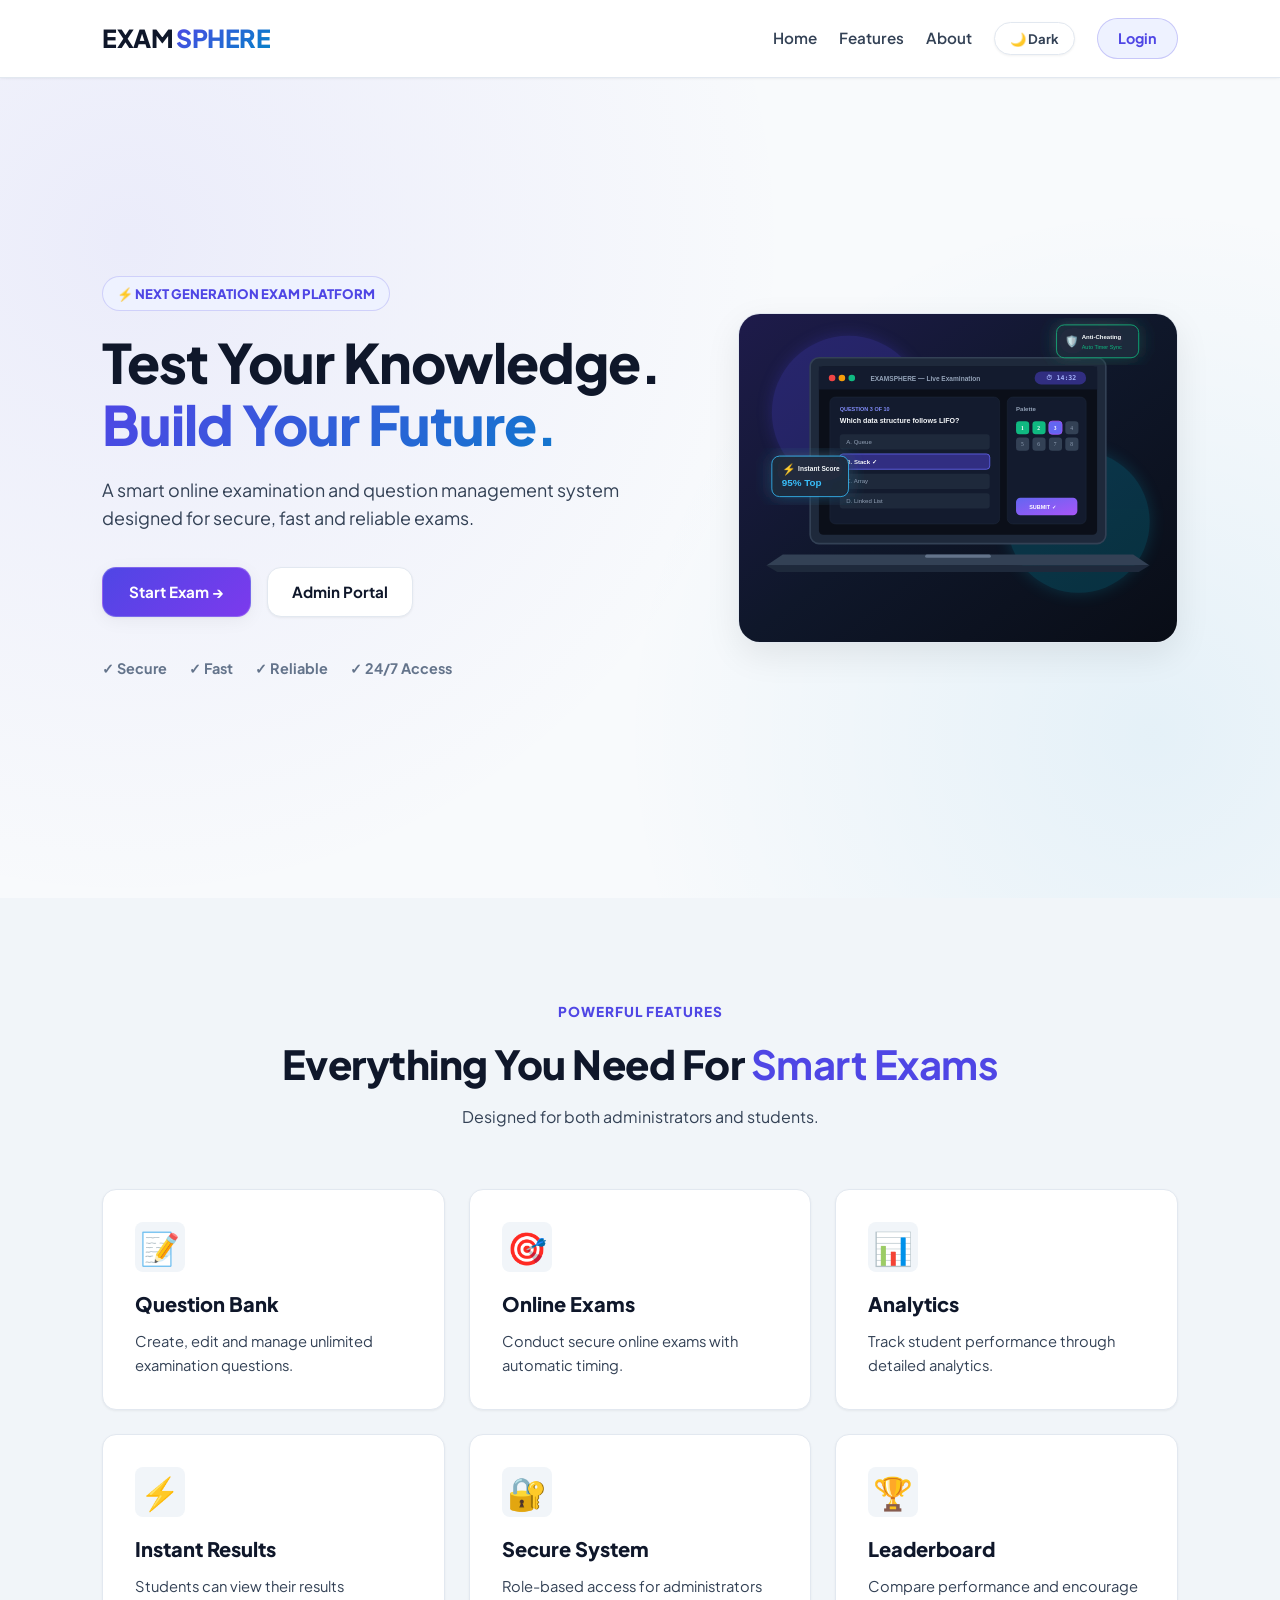
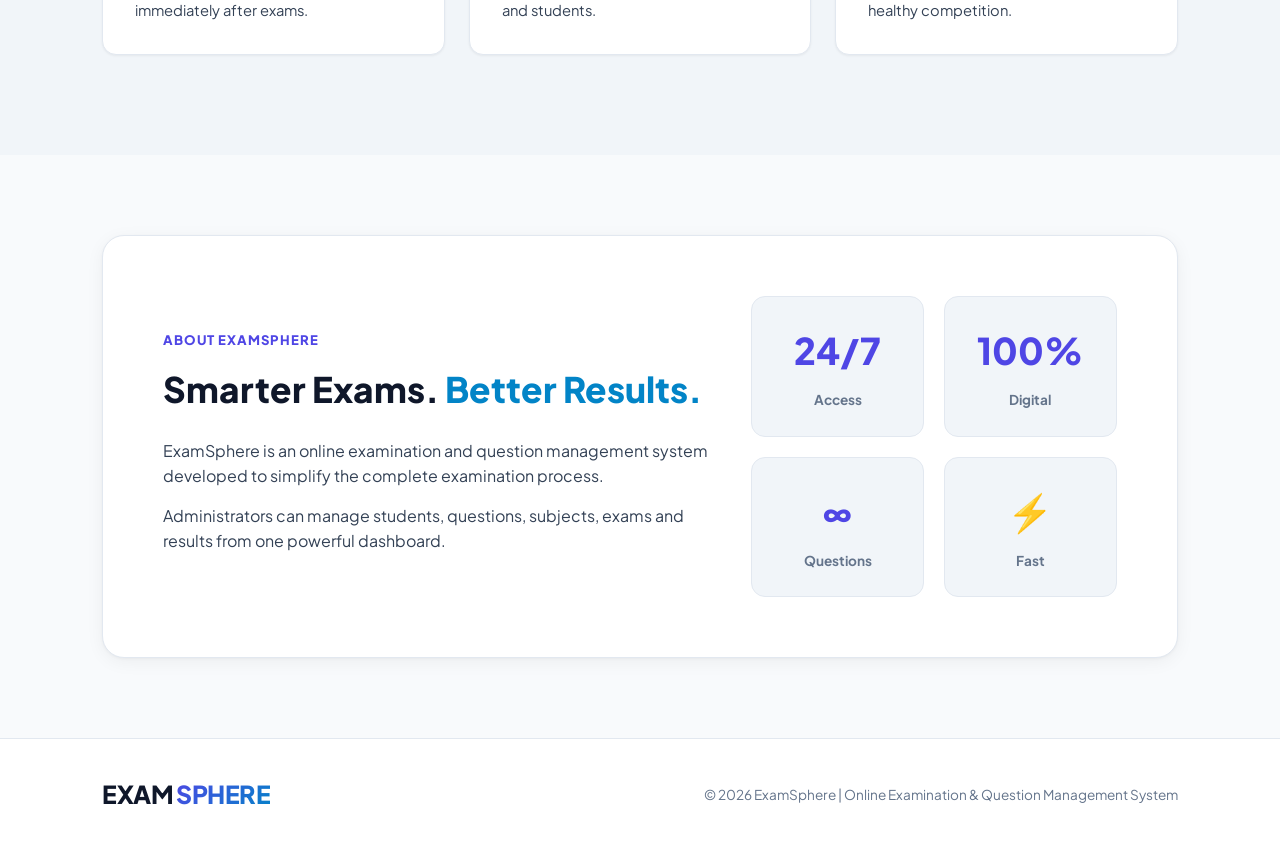
<file: index.html>
<!DOCTYPE html>
<html lang="en">

<head>
    <meta charset="UTF-8">
    <meta name="viewport" content="width=device-width,initial-scale=1.0">
    <title>ExamSphere | Online Examination System</title>

    <link rel="stylesheet" href="css/style.css">
</head>

<body>

<nav class="navbar">

    <div class="logo">
        EXAM<span>SPHERE</span>
    </div>

    <div class="nav-links">
        <a href="#home">Home</a>
        <a href="#features">Features</a>
        <a href="#about">About</a>

        <button class="theme-toggle-btn" onclick="toggleTheme()">🌙 Dark</button>

        <a href="login.html?role=student" class="nav-btn">
            Login
        </a>
    </div>

</nav>


<!-- HERO SECTION -->

<section class="hero" id="home">

    <div class="hero-content">

        <div class="badge">
            ⚡ NEXT GENERATION EXAM PLATFORM
        </div>

        <h1>
            Test Your Knowledge.
            <span>Build Your Future.</span>
        </h1>

        <p>
            A smart online examination and question management
            system designed for secure, fast and reliable exams.
        </p>

        <div class="hero-buttons">

            <a
                href="login.html?role=student"
                class="btn primary">
                Start Exam →
            </a>

            <a
                href="login.html?role=admin"
                class="btn secondary">
                Admin Portal
            </a>

        </div>

        <div class="trust">
            <span>✓ Secure</span>
            <span>✓ Fast</span>
            <span>✓ Reliable</span>
            <span>✓ 24/7 Access</span>
        </div>

    </div>


    <!-- EXAM LAPTOP IMAGE -->

    <div class="hero-dashboard">

        <img
            src="assests/iamge1.png"
            alt="Online Examination on Laptop"
            class="exam-laptop-image"
            onerror="this.onerror=null; this.src='assests/illustration.svg';">

    </div>

</section>



<!-- FEATURES -->

<section class="features" id="features">

    <div class="section-title">

        <span>POWERFUL FEATURES</span>

        <h2>
            Everything You Need For
            <b>Smart Exams</b>
        </h2>

        <p>
            Designed for both administrators and students.
        </p>

    </div>


    <div class="feature-grid">

        <div class="feature-card blue">

            <div>📝</div>

            <h3>Question Bank</h3>

            <p>
                Create, edit and manage unlimited examination questions.
            </p>

        </div>


        <div class="feature-card purple">

            <div>🎯</div>

            <h3>Online Exams</h3>

            <p>
                Conduct secure online exams with automatic timing.
            </p>

        </div>


        <div class="feature-card cyan">

            <div>📊</div>

            <h3>Analytics</h3>

            <p>
                Track student performance through detailed analytics.
            </p>

        </div>


        <div class="feature-card green">

            <div>⚡</div>

            <h3>Instant Results</h3>

            <p>
                Students can view their results immediately after exams.
            </p>

        </div>


        <div class="feature-card pink">

            <div>🔐</div>

            <h3>Secure System</h3>

            <p>
                Role-based access for administrators and students.
            </p>

        </div>


        <div class="feature-card orange">

            <div>🏆</div>

            <h3>Leaderboard</h3>

            <p>
                Compare performance and encourage healthy competition.
            </p>

        </div>

    </div>

</section>



<!-- ABOUT -->

<section class="about" id="about">

    <div class="about-box">

        <div>

            <span class="mini-title">
                ABOUT EXAMSPHERE
            </span>

            <h2>
                Smarter Exams.
                <span>Better Results.</span>
            </h2>

            <p>
                ExamSphere is an online examination and question
                management system developed to simplify the complete
                examination process.
            </p>

            <p>
                Administrators can manage students, questions,
                subjects, exams and results from one powerful dashboard.
            </p>

        </div>


        <div class="about-stats">

            <div>
                <b>24/7</b>
                <span>Access</span>
            </div>

            <div>
                <b>100%</b>
                <span>Digital</span>
            </div>

            <div>
                <b>∞</b>
                <span>Questions</span>
            </div>

            <div>
                <b>⚡</b>
                <span>Fast</span>
            </div>

        </div>

    </div>

</section>



<!-- FOOTER -->

<footer>

    <div class="logo">
        EXAM<span>SPHERE</span>
    </div>

    <p>
        © 2026 ExamSphere |
        Online Examination & Question Management System
    </p>

</footer>


<script src="js/app.js"></script>

</body>
</html>
</file>
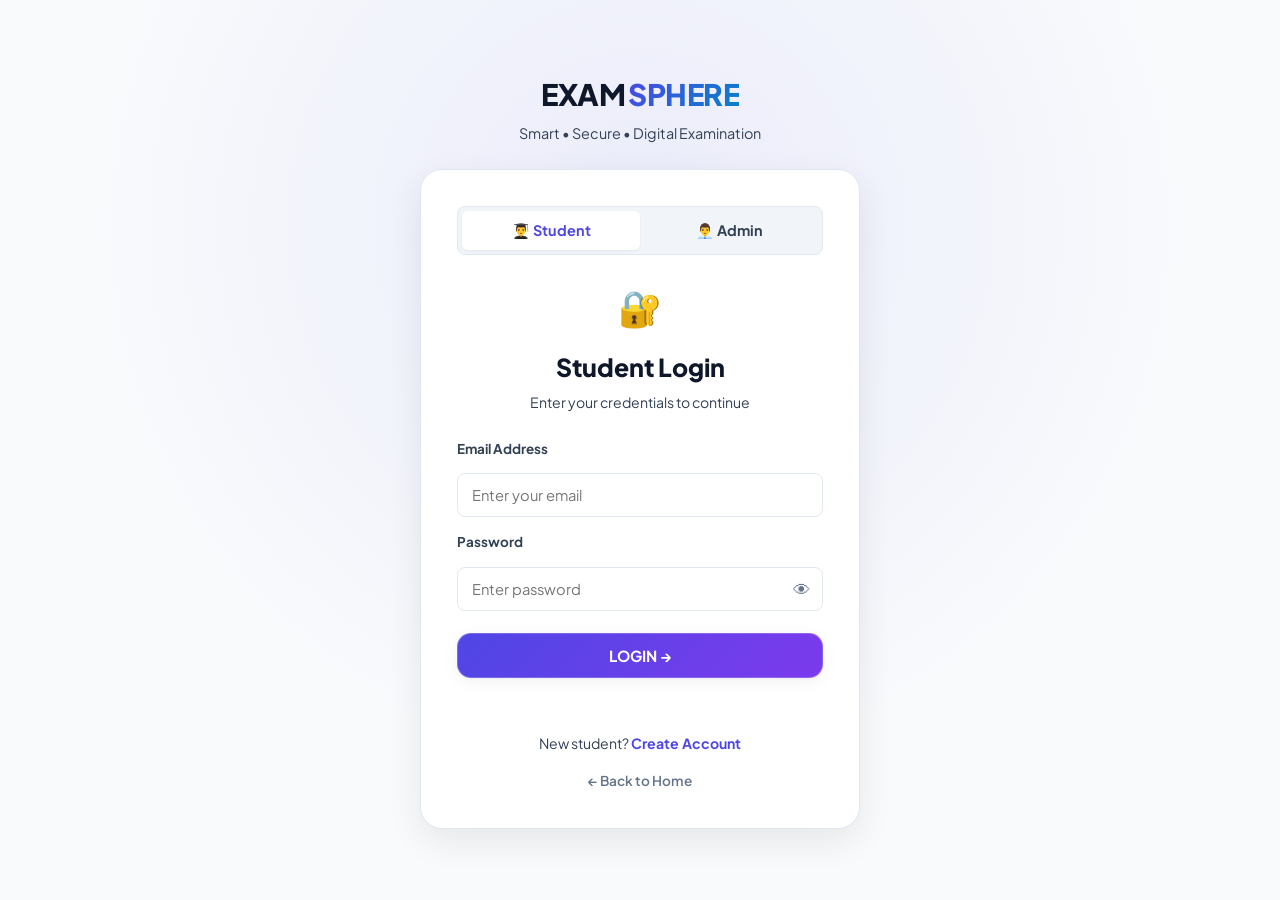
<file: admin.html>
<!DOCTYPE html>
<html lang="en">
<head>
<meta charset="UTF-8">
<meta name="viewport" content="width=device-width,initial-scale=1.0">
<title>Admin Dashboard | ExamSphere Pro</title>
<link rel="stylesheet" href="css/style.css">
</head>

<body class="dashboard-body">

<div class="dashboard-wrapper">

    <!-- SIDEBAR -->
    <aside class="sidebar">

        <div class="sidebar-brand">
            <div class="logo">EXAM<span>SPHERE</span></div>
            <span class="role-badge">ADMIN PORTAL</span>
        </div>

        <nav>
            <button class="active" onclick="showSection('overview')">
                📊 Overview
            </button>
            <button onclick="showSection('students')">
                👨‍🎓 Students
            </button>
            <button onclick="showSection('questions')">
                📝 Question Bank
            </button>
            <button onclick="showSection('subjects')">
                📚 Subjects
            </button>
            <button onclick="showSection('exams')">
                🎯 Exams
            </button>
            <button onclick="showSection('results')">
                🏆 Results
            </button>
            <button onclick="showSection('analytics')">
                📈 Analytics
            </button>
        </nav>

        <div class="sidebar-footer">
            <button class="logout-btn" onclick="logout()">
                🚪 Logout
            </button>
        </div>

    </aside>

    <!-- CONTENT WRAPPER -->
    <div class="dashboard-content">

        <!-- TOPBAR -->
        <header class="topbar">
            <h2 id="pageTitle">Overview</h2>
            <div class="topbar-right">
                <button class="theme-toggle-btn" onclick="toggleTheme()" id="themeToggleBtn">🌙 Dark</button>
                <span class="user-greeting">Welcome, System Administrator</span>
                <a href="index.html" class="nav-btn small">Home</a>
                <button class="btn-sm-danger" onclick="logout()">Logout</button>
            </div>
        </header>

        <main class="dashboard-main">

            <!-- OVERVIEW SECTION -->
            <section id="overview" class="dashboard-section active">

                <div class="section-heading">
                    <div>
                        <span>CONTROL CENTER</span>
                        <h1>Dashboard Overview</h1>
                    </div>
                </div>

                <div class="dashboard-cards">

                    <div class="dash-card blue">
                        <span>👨‍🎓</span>
                        <small>Registered Students</small>
                        <b id="statStudents">0</b>
                    </div>

                    <div class="dash-card purple">
                        <span>📝</span>
                        <small>Question Bank</small>
                        <b id="statQuestions">0</b>
                    </div>

                    <div class="dash-card cyan">
                        <span>🎯</span>
                        <small>Active Exams</small>
                        <b id="statExams">0</b>
                    </div>

                    <div class="dash-card green">
                        <span>🏆</span>
                        <small>Recorded Attempts</small>
                        <b id="statCompleted">0</b>
                    </div>

                </div>

                <div class="dashboard-grid">

                    <div class="panel">

                        <div class="panel-head">
                            <div>
                                <span>EXAM CATALOG</span>
                                <h3>Active Examinations</h3>
                            </div>

                            <button onclick="showSection('exams')">Manage All →</button>
                        </div>

                        <div class="table-wrap">

                            <table>

                                <thead>
                                    <tr>
                                        <th>Exam</th>
                                        <th>Subject</th>
                                        <th>Questions</th>
                                        <th>Marks</th>
                                    </tr>
                                </thead>

                                <tbody id="recentExamsBody">
                                    <tr><td colspan="4">Loading exams...</td></tr>
                                </tbody>

                            </table>

                        </div>

                    </div>

                    <div class="panel performance">

                        <div class="panel-head">
                            <div>
                                <span>PLATFORM PASS RATE</span>
                                <h3>Performance Metric</h3>
                            </div>
                        </div>

                        <div class="circle-chart">
                            <div>
                                <b id="avgScoreCircle">0%</b>
                                <small>Average Passing Score</small>
                            </div>
                        </div>

                    </div>

                </div>

            </section>


            <!-- STUDENTS SECTION -->
            <section id="students" class="dashboard-section">

                <div class="section-heading">
                    <div>
                        <span>USER MANAGEMENT</span>
                        <h1>Enrolled Students</h1>
                    </div>
                </div>

                <div class="panel">

                    <div class="table-wrap">

                        <table>

                            <thead>
                                <tr>
                                    <th>Student Name</th>
                                    <th>Email Address</th>
                                    <th>Status</th>
                                </tr>
                            </thead>

                            <tbody id="studentsBody">
                                <tr><td colspan="3">Loading enrolled students...</td></tr>
                            </tbody>

                        </table>

                    </div>

                </div>

            </section>


            <!-- QUESTION BANK SECTION -->
            <section id="questions" class="dashboard-section">

                <div class="section-heading">
                    <div>
                        <span>EXAMINATION QUESTIONS</span>
                        <h1>Question Repository</h1>
                    </div>

                    <div class="section-heading-actions">
                        <button class="btn-outline-sm" onclick="exportQuestions()">
                            📤 Export JSON
                        </button>
                        <label class="btn-outline-sm" style="cursor:pointer;">
                            📥 Import JSON
                            <input type="file" id="importFileInput" accept=".json" style="display:none;" onchange="importQuestionsFromFile(event)">
                        </label>
                        <button class="gradient-btn" onclick="openModal('questionModal')">
                            + Add Question
                        </button>
                    </div>
                </div>

                <!-- QUESTION BANK METRICS -->
                <div class="q-metrics-row">
                    <div class="q-metric-card easy">
                        <span>🟢</span>
                        <b id="metricEasy">0</b>
                        <small>Easy</small>
                    </div>
                    <div class="q-metric-card medium">
                        <span>🟡</span>
                        <b id="metricMedium">0</b>
                        <small>Medium</small>
                    </div>
                    <div class="q-metric-card hard">
                        <span>🔴</span>
                        <b id="metricHard">0</b>
                        <small>Hard</small>
                    </div>
                    <div class="q-metric-card total">
                        <span>📝</span>
                        <b id="metricTotal">0</b>
                        <small>Total</small>
                    </div>
                </div>

                <!-- QUESTION SEARCH & FILTER -->
                <div class="exam-filter-toolbar">
                    <div class="search-input-box">
                        <span>🔍</span>
                        <input type="text" id="adminQuestionSearch" placeholder="Search questions..." oninput="filterAdminQuestions()">
                    </div>
                    <select id="adminQuestionSubjectFilter" onchange="filterAdminQuestions()" class="select-filter">
                        <option value="all">All Subjects</option>
                    </select>
                    <select id="adminQuestionDiffFilter" onchange="filterAdminQuestions()" class="select-filter">
                        <option value="all">All Difficulty</option>
                        <option value="Easy">Easy</option>
                        <option value="Medium">Medium</option>
                        <option value="Hard">Hard</option>
                    </select>
                </div>

                <div class="question-grid" id="questionGrid">
                    <p class="text-muted">Loading question bank...</p>
                </div>

            </section>


            <!-- SUBJECTS SECTION -->
            <section id="subjects" class="dashboard-section">

                <div class="section-heading">
                    <div>
                        <span>CURRICULUM</span>
                        <h1>Subject Disciplines</h1>
                    </div>

                    <button class="gradient-btn" onclick="openModal('subjectModal')">
                        + Add Subject
                    </button>
                </div>

                <div class="subject-grid" id="subjectGrid">
                    <p class="text-muted">Loading subject areas...</p>
                </div>

            </section>


            <!-- EXAMS SECTION -->
            <section id="exams" class="dashboard-section">

                <div class="section-heading">
                    <div>
                        <span>EXAMINATION MANAGEMENT</span>
                        <h1>Configured Exams</h1>
                    </div>

                    <button class="gradient-btn" onclick="openModal('examModal')">
                        + Create Exam
                    </button>
                </div>

                <div class="exam-admin-grid" id="examAdminGrid">
                    <p class="text-muted">Loading examinations...</p>
                </div>

            </section>


            <!-- RESULTS SECTION -->
            <section id="results" class="dashboard-section">

                <div class="section-heading">
                    <div>
                        <span>EVALUATION LOGS</span>
                        <h1>Student Results</h1>
                    </div>
                </div>

                <div class="dashboard-cards">

                    <div class="dash-card blue">
                        <small>Total Attempts</small>
                        <b id="statTotalAttempts">0</b>
                    </div>

                    <div class="dash-card green">
                        <small>Passed (>= 40%)</small>
                        <b id="statPassed">0</b>
                    </div>

                    <div class="dash-card pink">
                        <small>Average Score</small>
                        <b id="statAvgScore">0%</b>
                    </div>

                    <div class="dash-card purple">
                        <small>Top Score</small>
                        <b id="statTopScore">0%</b>
                    </div>

                </div>

                <div class="panel">

                    <div class="panel-head">
                        <h3>All Recorded Submissions</h3>
                    </div>

                    <div class="table-wrap">

                        <table>

                            <thead>
                                <tr>
                                    <th>Student</th>
                                    <th>Exam</th>
                                    <th>Score</th>
                                    <th>Percentage</th>
                                    <th>Result</th>
                                </tr>
                            </thead>

                            <tbody id="resultsBody">
                                <tr><td colspan="5">Loading submissions...</td></tr>
                            </tbody>

                        </table>

                    </div>

                </div>

            </section>


            <!-- ANALYTICS SECTION -->
            <section id="analytics" class="dashboard-section">

                <div class="section-heading">
                    <div>
                        <span>STATISTICAL INSIGHTS</span>
                        <h1>Platform Analytics</h1>
                    </div>
                </div>

                <div class="analytics-grid">

                    <div class="analytics-card">
                        <span>Average Score (All Attempts)</span>
                        <b id="analyticsAvg">0%</b>
                        <div class="big-progress"><i id="analyticsAvgBar" style="width:0%"></i></div>
                    </div>

                    <div class="analytics-card">
                        <span>Examination Passing Rate</span>
                        <b id="analyticsPassRate" style="color: #10b981;">0%</b>
                        <div class="big-progress"><i id="analyticsPassBar" style="width:0%; background: linear-gradient(90deg, #10b981, #06b6d4);"></i></div>
                    </div>

                </div>

            </section>

        </main>

    </div>

</div>


<!-- MODAL 1: ADD QUESTION -->
<div id="questionModal" class="modal">
    <div class="modal-box">

        <button class="close" onclick="closeModal('questionModal')">×</button>

        <h2>Add New Question</h2>

        <form id="questionForm" onsubmit="handleAddQuestion(event)">

            <label>Subject Discipline</label>
            <select id="questionSubjectSelect" required></select>

            <label>Question Statement</label>
            <input id="questionText" placeholder="Enter full question text" required>

            <label>Option A</label>
            <input id="optionA" placeholder="Option A text" required>

            <label>Option B</label>
            <input id="optionB" placeholder="Option B text" required>

            <label>Option C</label>
            <input id="optionC" placeholder="Option C text" required>

            <label>Option D</label>
            <input id="optionD" placeholder="Option D text" required>

            <label>Correct Answer</label>
            <select id="correctAnswer" required>
                <option value="">Select Correct Option</option>
                <option value="A">Option A</option>
                <option value="B">Option B</option>
                <option value="C">Option C</option>
                <option value="D">Option D</option>
            </select>

            <label>Marks Weightage</label>
            <input id="questionMarks" type="number" min="1" value="1" placeholder="Marks" required>

            <label>Difficulty Level</label>
            <select id="questionDifficulty">
                <option value="Easy">Easy</option>
                <option value="Medium" selected>Medium</option>
                <option value="Hard">Hard</option>
            </select>

            <label>Solution / Explanation (Optional)</label>
            <input id="questionExplanation" placeholder="Brief explanation of why this answer is correct">

            <button class="gradient-btn" type="submit">Save Question to Bank</button>

        </form>

        <p id="questionMsg" class="login-msg"></p>

    </div>
</div>


<!-- MODAL 2: ADD SUBJECT -->
<div id="subjectModal" class="modal">
    <div class="modal-box">

        <button class="close" onclick="closeModal('subjectModal')">×</button>

        <h2>Add New Subject</h2>

        <form onsubmit="handleAddSubject(event)">

            <label>Subject Name</label>
            <input id="newSubjectName" placeholder="e.g. Artificial Intelligence" required>

            <button class="gradient-btn" type="submit">Save Subject</button>

        </form>

        <p id="subjectMsg" class="login-msg"></p>

    </div>
</div>


<!-- MODAL 3: CREATE EXAM -->
<div id="examModal" class="modal">
    <div class="modal-box">

        <button class="close" onclick="closeModal('examModal')">×</button>

        <h2>Create New Examination</h2>

        <form id="examForm" onsubmit="handleCreateExam(event)">

            <label>Exam Title</label>
            <input id="examName" placeholder="e.g. Full-Stack Web Exam" required>

            <label>Subject</label>
            <select id="examSubjectSelect" required></select>

            <label>Difficulty Tier</label>
            <select id="examDifficulty">
                <option value="Beginner">Beginner</option>
                <option value="Intermediate" selected>Intermediate</option>
                <option value="Advanced">Advanced</option>
            </select>

            <label>Number of Questions</label>
            <input id="examNumQuestions" type="number" min="1" value="8" placeholder="Number of Questions" required>

            <label>Total Marks</label>
            <input id="examTotalMarks" type="number" min="1" value="8" placeholder="Total Marks" required>

            <label>Duration (Minutes)</label>
            <input id="examDuration" type="number" min="1" value="15" placeholder="Duration in Minutes" required>

            <button class="gradient-btn" type="submit">Publish Examination</button>

        </form>

        <p id="examMsg" class="login-msg"></p>

    </div>
</div>



<!-- MODAL 4: EDIT QUESTION -->
<div id="editQuestionModal" class="modal">
    <div class="modal-box">

        <button class="close" onclick="closeModal('editQuestionModal')">×</button>

        <h2>✏️ Edit Question</h2>

        <form id="editQuestionForm" onsubmit="handleEditQuestion(event)">

            <input type="hidden" id="editQuestionId">

            <label>Subject Discipline</label>
            <select id="editQuestionSubject" required></select>

            <label>Question Statement</label>
            <input id="editQuestionText" placeholder="Enter full question text" required>

            <label>Option A</label>
            <input id="editOptionA" placeholder="Option A text" required>

            <label>Option B</label>
            <input id="editOptionB" placeholder="Option B text" required>

            <label>Option C</label>
            <input id="editOptionC" placeholder="Option C text" required>

            <label>Option D</label>
            <input id="editOptionD" placeholder="Option D text" required>

            <label>Correct Answer</label>
            <select id="editCorrectAnswer" required>
                <option value="">Select Correct Option</option>
                <option value="A">Option A</option>
                <option value="B">Option B</option>
                <option value="C">Option C</option>
                <option value="D">Option D</option>
            </select>

            <label>Marks Weightage</label>
            <input id="editQuestionMarks" type="number" min="1" value="1" placeholder="Marks" required>

            <label>Difficulty Level</label>
            <select id="editQuestionDifficulty">
                <option value="Easy">Easy</option>
                <option value="Medium" selected>Medium</option>
                <option value="Hard">Hard</option>
            </select>

            <label>Solution / Explanation (Optional)</label>
            <input id="editQuestionExplanation" placeholder="Brief explanation">

            <button class="gradient-btn" type="submit">💾 Save Changes</button>

        </form>

        <p id="editQuestionMsg" class="login-msg"></p>

    </div>
</div>


<script src="js/api.js"></script>
<script src="js/app.js"></script>
<script>
    requireRole("admin");
</script>
<script src="js/admin.js"></script>

</body>
</html>
</file>
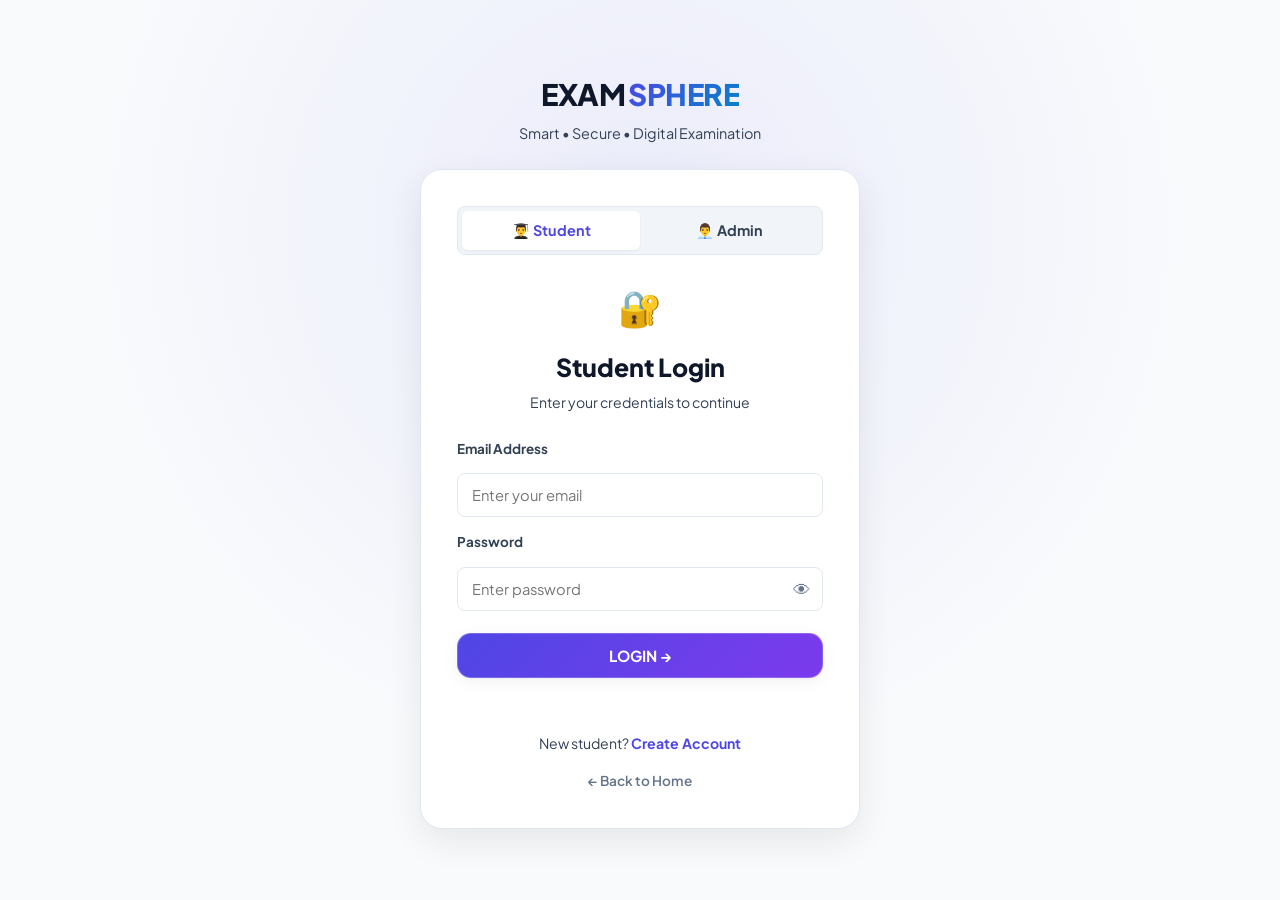
<file: exam.html>
<!DOCTYPE html>
<html lang="en">
<head>
<meta charset="UTF-8">
<meta name="viewport" content="width=device-width,initial-scale=1.0">
<title>Live Examination | ExamSphere Pro</title>
<link rel="stylesheet" href="css/style.css">
</head>

<body class="exam-body">

<!-- TOPBAR -->
<header class="exam-topbar">

    <div class="logo">EXAM<span>SPHERE</span></div>

    <div class="exam-header-center">
        <span class="subject-pill" id="examSubjectLabel">SUBJECT</span>
        <b id="examTitle" class="exam-header-title">Online Examination</b>
    </div>

    <div class="exam-topbar-controls">
        <button class="theme-toggle-btn" onclick="toggleTheme()" id="themeToggleBtn">🌙 Dark</button>
        <button class="btn-fullscreen" onclick="toggleFullscreen()" title="Toggle Fullscreen">
            ⛶ Fullscreen
        </button>

        <div class="exam-timer" id="timerBadge">
            ⏱ <span id="timer">--:--</span>
        </div>
    </div>

</header>


<!-- MAIN EXAM LAYOUT -->
<main class="exam-layout">

    <!-- LEFT: QUESTION AREA -->
    <section class="question-area">

        <div class="question-header">
            <div>
                <span id="questionPosition" class="q-pos-badge">QUESTION 1 OF 1</span>
                <h2 id="examSubjectHeading" class="exam-title-sub">Exam</h2>
            </div>
            <div class="question-mark-info">
                <span class="badge-positive" id="questionMarksBadge">+1 Mark</span>
            </div>
        </div>

        <!-- DYNAMIC QUESTION CONTENT CARD -->
        <div class="question-card" id="questionCard">
            <div class="loading-spinner">
                <p>Loading examination questions...</p>
            </div>
        </div>

        <!-- QUESTION ACTIONS (REVIEW & CLEAR) -->
        <div class="question-tool-actions">
            <button class="btn-tool flag-btn" id="flagBtn" onclick="toggleMarkForReview()">
                🚩 Mark for Review
            </button>
            <button class="btn-tool clear-btn" onclick="clearAnswer()">
                ↺ Clear Selection
            </button>
        </div>

        <!-- NAVIGATION -->
        <div class="question-navigation">
            <button class="nav-question" id="prevBtn" onclick="goPrevious()">
                ← Previous
            </button>

            <div class="q-numbers" id="qNumbers"></div>

            <button class="nav-question primary-nav" id="nextBtn" onclick="goNext()">
                Save & Next →
            </button>
        </div>

    </section>


    <!-- RIGHT: EXAM SIDEBAR & PALETTE -->
    <aside class="exam-sidebar">

        <div class="exam-summary">
            <span>EXAM PROGRESS</span>
            <div class="exam-progress-circle">
                <b id="progressPct">0%</b>
            </div>
            <p id="progressText">0 of 0 answered</p>
        </div>

        <div class="palette">
            <div class="palette-head">
                <h3>Question Palette</h3>
            </div>

            <div class="palette-grid" id="paletteGrid"></div>

            <div class="legend-box">
                <div class="legend-item"><span class="legend-dot answered"></span> Answered</div>
                <div class="legend-item"><span class="legend-dot unattempted"></span> Not Answered</div>
                <div class="legend-item"><span class="legend-dot current"></span> Current Question</div>
                <div class="legend-item"><span class="legend-dot flagged"></span> Marked for Review</div>
                <div class="legend-item"><span class="legend-dot answered-flagged"></span> Answered & Review</div>
            </div>
        </div>

        <button class="submit-exam" onclick="openSubmitModal()">
            SUBMIT EXAMINATION ✓
        </button>

    </aside>

</main>


<!-- SUBMISSION CONFIRMATION MODAL -->
<div id="submitConfirmModal" class="modal">
    <div class="modal-box confirm-modal-box">
        <button class="close" onclick="closeSubmitModal()">×</button>

        <div class="confirm-modal-header">
            <div class="modal-icon-badge">📋</div>
            <h2>Submit Examination?</h2>
            <p class="text-muted">Review your attempt summary before final submission.</p>
        </div>

        <div class="summary-stat-grid">
            <div class="summary-box">
                <small>Total Questions</small>
                <b id="modalTotalQ">0</b>
            </div>
            <div class="summary-box green">
                <small>Answered</small>
                <b id="modalAnsweredQ">0</b>
            </div>
            <div class="summary-box orange">
                <small>Unanswered</small>
                <b id="modalUnansweredQ">0</b>
            </div>
            <div class="summary-box purple">
                <small>Marked for Review</small>
                <b id="modalFlaggedQ">0</b>
            </div>
        </div>

        <div class="confirm-modal-actions">
            <button class="btn secondary" onclick="closeSubmitModal()">
                ← Continue Test
            </button>
            <button class="gradient-btn" onclick="confirmFinalSubmit()">
                Confirm & Submit Test ✓
            </button>
        </div>
    </div>
</div>


<script src="js/api.js"></script>
<script src="js/app.js"></script>
<script src="js/exam.js"></script>

</body>
</html>
</file>
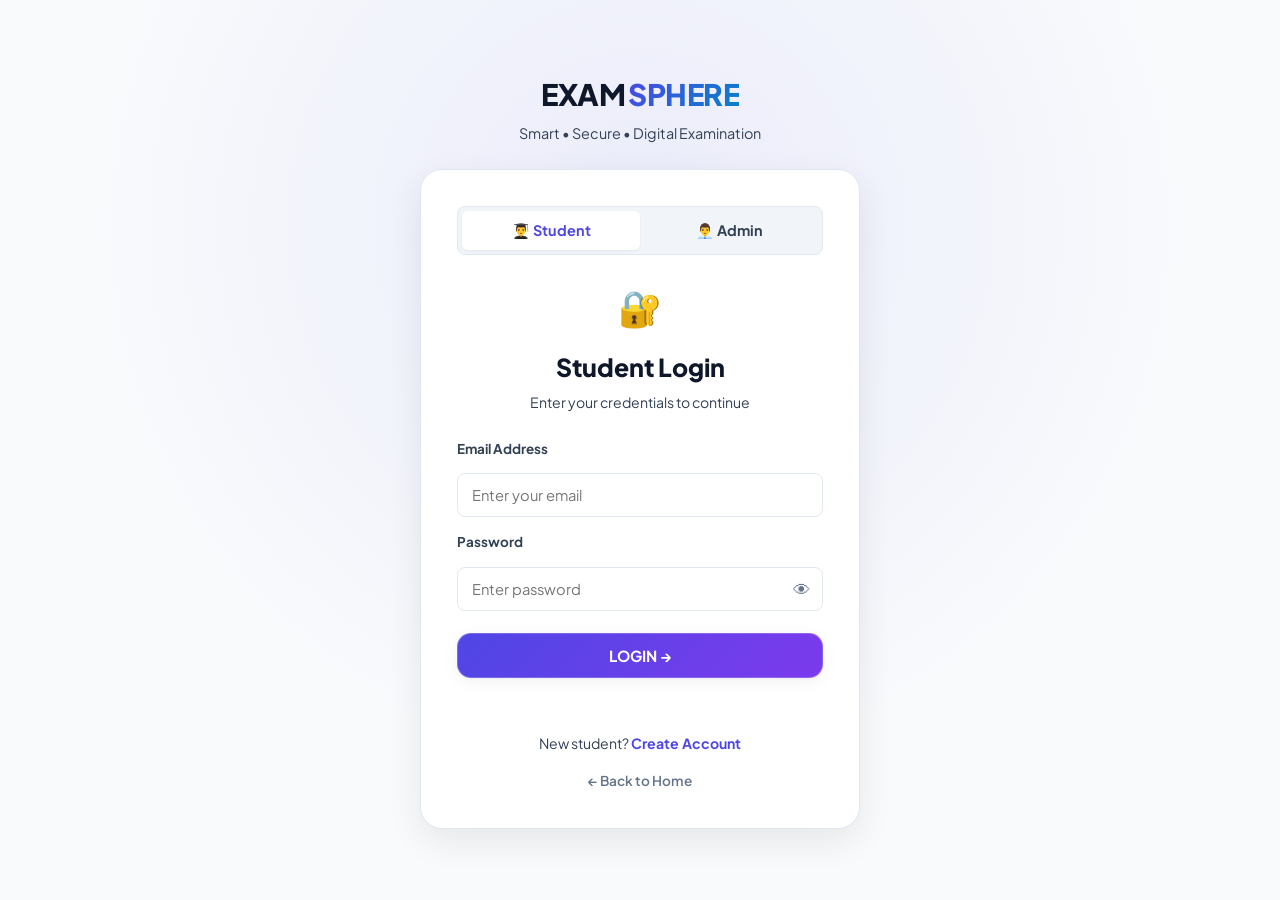
<file: login.html>
<!DOCTYPE html>
<html lang="en">

<head>
    <meta charset="UTF-8">
    <meta name="viewport" content="width=device-width, initial-scale=1.0">

    <title>Login | ExamSphere</title>

    <link rel="stylesheet" href="css/style.css">
</head>

<body class="auth-body">

    <!-- MAIN AUTH CONTAINER -->
    <div class="auth-container">

        <!-- BRAND -->
        <div class="auth-brand">
            <div class="logo">
                EXAM<span>SPHERE</span>
            </div>

            <p>Smart • Secure • Digital Examination</p>
        </div>


        <!-- LOGIN BOX -->
        <div class="auth-box">

            <!-- STUDENT / ADMIN TABS -->
            <div class="role-tabs">

                <button
                    id="studentTab"
                    class="active"
                    type="button"
                    onclick="setRole('student')">
                    👨‍🎓 Student
                </button>

                <button
                    id="adminTab"
                    type="button"
                    onclick="setRole('admin')">
                    👨‍💼 Admin
                </button>

            </div>


            <!-- LOGIN ICON -->
            <div class="login-icon">
                🔐
            </div>


            <!-- LOGIN TITLE -->
            <h1 id="loginTitle">
                Student Login
            </h1>

            <p class="auth-sub">
                Enter your credentials to continue
            </p>


            <!-- LOGIN FORM -->
            <form onsubmit="login(event)">

                <!-- EMAIL -->
                <label for="email">
                    Email Address
                </label>

                <input
                    type="email"
                    id="email"
                    placeholder="Enter your email"
                    required
                    autocomplete="email"
                >


                <!-- PASSWORD -->
                <label for="password">
                    Password
                </label>

                <div class="password-box">

                    <input
                        type="password"
                        id="password"
                        placeholder="Enter password"
                        required
                        autocomplete="current-password"
                    >

                    <button
                        type="button"
                        onclick="togglePassword()"
                        aria-label="Show or hide password">
                        👁
                    </button>

                </div>


                <!-- LOGIN BUTTON -->
                <button
                    type="submit"
                    class="auth-btn">
                    LOGIN →
                </button>

            </form>


            <!-- LOGIN MESSAGE -->
            <p
                id="loginMsg"
                class="login-msg">
            </p>


            <!-- REGISTER -->
            <p class="register-text">
                New student?
                <a href="register.html">
                    Create Account
                </a>
            </p>


            <!-- BACK TO HOME -->
            <a
                href="index.html"
                class="back-home">
                ← Back to Home
            </a>

        </div>

    </div>


    <!-- JAVASCRIPT -->
    <script src="js/api.js"></script>
    <script src="js/app.js"></script>

</body>

</html>
</file>
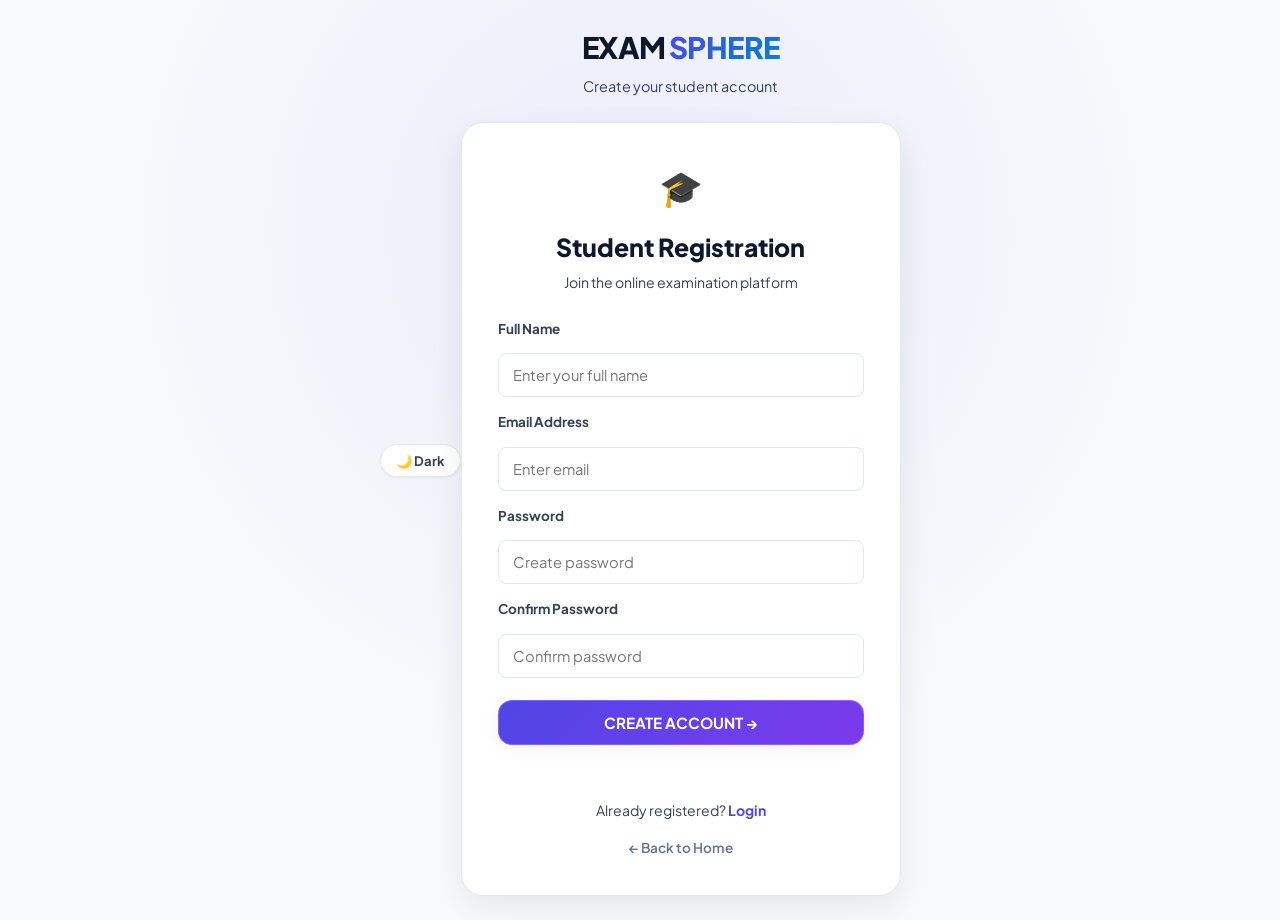
<file: register.html>
<!DOCTYPE html>
<html lang="en">
<head>
<meta charset="UTF-8">
<meta name="viewport" content="width=device-width,initial-scale=1.0">
<title>Register | ExamSphere</title>
<link rel="stylesheet" href="css/style.css">
</head>

<body class="auth-body">

<div class="auth-top-bar">
    <button class="theme-toggle-btn" onclick="toggleTheme()" id="themeToggleBtn">🌙 Dark</button>
</div>

<div class="auth-container">

    <div class="auth-brand">
        <div class="logo">EXAM<span>SPHERE</span></div>
        <p>Create your student account</p>
    </div>

    <div class="auth-box">

        <div class="login-icon">🎓</div>

        <h1>Student Registration</h1>
        <p class="auth-sub">Join the online examination platform</p>

        <form onsubmit="registerUser(event)">

            <label>Full Name</label>
            <input id="regName" placeholder="Enter your full name" required>

            <label>Email Address</label>
            <input id="regEmail" type="email" placeholder="Enter email" required>

            <label>Password</label>
            <input id="regPassword" type="password" placeholder="Create password" required>

            <label>Confirm Password</label>
            <input id="regConfirm" type="password" placeholder="Confirm password" required>

            <button class="auth-btn">
                CREATE ACCOUNT →
            </button>

        </form>

        <p id="registerMsg" class="login-msg"></p>

        <p class="register-text">
            Already registered?
            <a href="login.html?role=student">Login</a>
        </p>

        <a href="index.html" class="back-home">← Back to Home</a>

    </div>

</div>

<script src="js/api.js"></script>
<script src="js/app.js"></script>

</body>
</html>
</file>
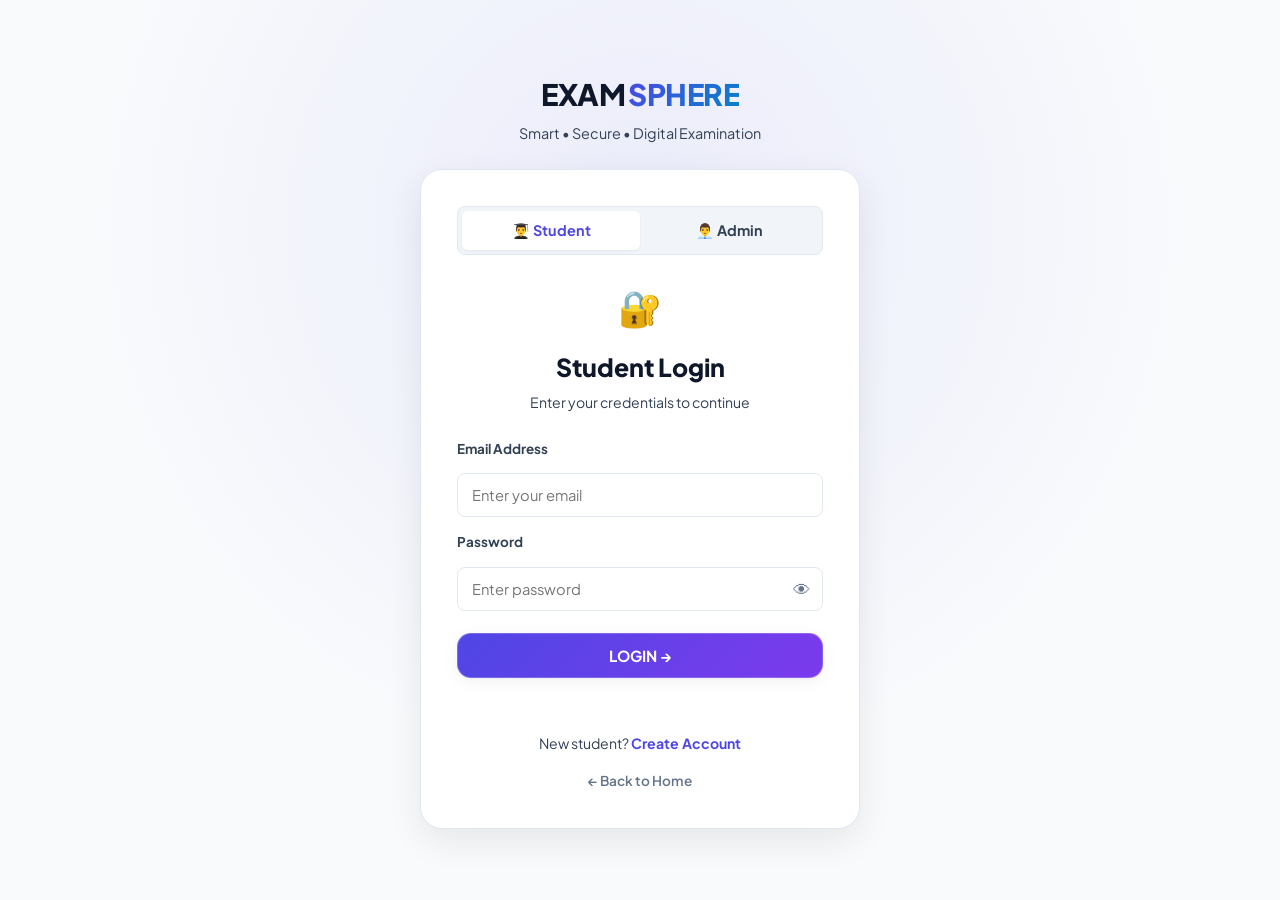
<file: result.html>
<!DOCTYPE html>
<html lang="en">
<head>
<meta charset="UTF-8">
<meta name="viewport" content="width=device-width,initial-scale=1.0">
<title>Detailed Examination Report | ExamSphere Pro</title>
<link rel="stylesheet" href="css/style.css">
</head>

<body class="dashboard-body">

<div class="result-page-wrapper">

    <!-- TOP HEADER -->
    <header class="topbar">
        <div class="logo">EXAM<span>SPHERE</span></div>
        <div class="topbar-right">
            <button class="theme-toggle-btn" onclick="toggleTheme()" id="themeToggleBtn">🌙 Dark</button>
            <a href="student.html" class="nav-btn small">Student Portal</a>
            <a href="index.html" class="btn-sm-danger">Logout</a>
        </div>
    </header>

    <main class="result-container">

        <!-- SCORE SUMMARY HERO CARD -->
        <section class="result-hero-card">

            <div class="result-header">
                <div class="result-icon-circle" id="resultIcon">🎉</div>
                <div class="grade-pill-badge" id="gradeBadge">GRADE A</div>
                <h1 id="resultExamName">Examination Report</h1>
                <p id="resultMessage" class="result-submessage">
                    Your answers have been evaluated with instant detailed grading.
                </p>
            </div>

            <!-- SCORE BIG DISPLAY -->
            <div class="score-display-wrapper">
                <div class="score-main">
                    <span class="score-big" id="finalScore">0</span>
                    <span class="score-total" id="finalScoreTotal">/ 0 Marks</span>
                </div>
                <div class="percentage-pill" id="percentage">0%</div>
            </div>

            <!-- 4-METRIC STATS -->
            <div class="result-stats-row">
                <div class="res-stat-box">
                    <small>Correct</small>
                    <b id="statCorrect" class="text-green">0</b>
                </div>
                <div class="res-stat-box">
                    <small>Incorrect</small>
                    <b id="statWrong" class="text-red">0</b>
                </div>
                <div class="res-stat-box">
                    <small>Total Questions</small>
                    <b id="statTotalQuestions">0</b>
                </div>
                <div class="res-stat-box">
                    <small>Accuracy</small>
                    <b id="statPercentage" class="text-purple">0%</b>
                </div>
            </div>

            <div class="result-hero-actions">
                <a href="student.html" class="gradient-btn">
                    Back to Student Dashboard →
                </a>
                <a href="#questionReviewSection" class="btn secondary">
                    Review Questions & Answers ↓
                </a>
            </div>

        </section>


        <!-- DETAILED QUESTION-BY-QUESTION REVIEW SECTION -->
        <section class="review-section" id="questionReviewSection">

            <div class="review-section-head">
                <div>
                    <span>PERFORMANCE ANALYSIS</span>
                    <h2>Question-by-Question Review</h2>
                </div>
                <div class="review-filter-pills">
                    <button class="filter-pill active" onclick="filterReview('all')">All Questions</button>
                    <button class="filter-pill" onclick="filterReview('correct')">✓ Correct</button>
                    <button class="filter-pill" onclick="filterReview('wrong')">✗ Incorrect</button>
                    <button class="filter-pill" onclick="filterReview('unanswered')">⚪ Skipped</button>
                </div>
            </div>

            <!-- DYNAMIC QUESTION REVIEW LIST -->
            <div class="review-list" id="reviewListContainer">
                <p class="text-muted">Loading question analysis...</p>
            </div>

            <div class="review-bottom-actions">
                <a href="student.html" class="gradient-btn">
                    Done Reviewing — Return to Dashboard
                </a>
            </div>

        </section>

    </main>

</div>

<script src="js/api.js"></script>
<script src="js/app.js"></script>
<script src="js/result.js"></script>

</body>
</html>
</file>
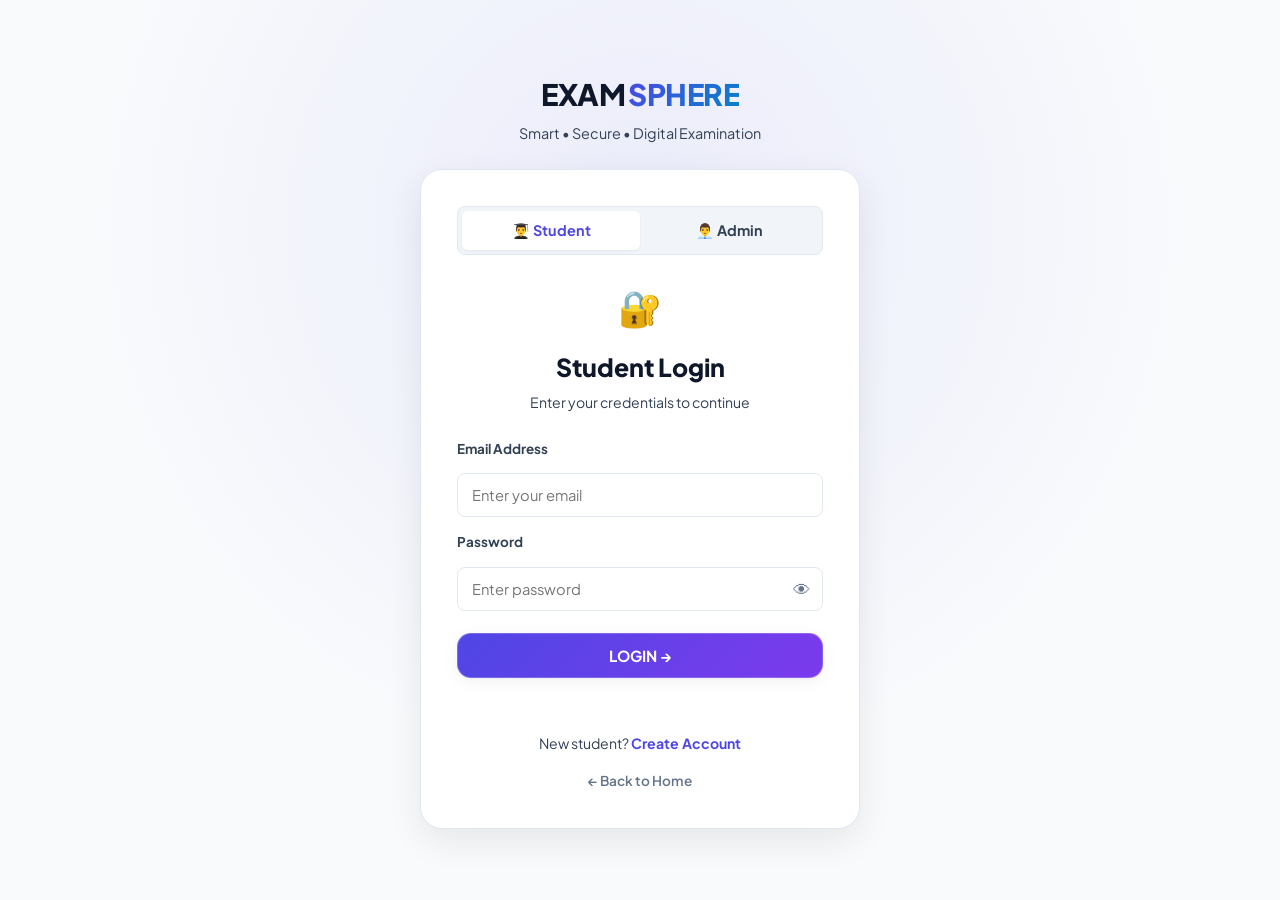
<file: student.html>
<!DOCTYPE html>
<html lang="en">
<head>
<meta charset="UTF-8">
<meta name="viewport" content="width=device-width,initial-scale=1.0">
<title>Student Portal | ExamSphere Pro</title>
<link rel="stylesheet" href="css/style.css">
</head>

<body class="dashboard-body">

<div class="dashboard-wrapper">

    <!-- SIDEBAR -->
    <aside class="sidebar">

        <div class="sidebar-brand">
            <div class="logo">EXAM<span>SPHERE</span></div>
            <span class="role-badge student-badge">STUDENT PORTAL</span>
        </div>

        <nav>
            <button class="active" onclick="showStudentSection('availableExamsSection')">
                🎯 Available Exams
            </button>
            <button onclick="showStudentSection('myResultsSection')">
                🏆 My Results
            </button>
            <button onclick="showStudentSection('leaderboardSection')">
                🥇 Leaderboard
            </button>
            <button onclick="showStudentSection('profileSection')">
                👤 My Profile
            </button>
        </nav>

        <div class="sidebar-footer">
            <button class="logout-btn" onclick="logout()">
                🚪 Logout
            </button>
        </div>

    </aside>

    <!-- CONTENT WRAPPER -->
    <div class="dashboard-content">

        <!-- TOPBAR -->
        <header class="topbar">
            <div>
                <span class="text-muted">Welcome back,</span>
                <h2 id="studentName">Student Portal</h2>
            </div>
            <div class="topbar-right">
                <button class="theme-toggle-btn" onclick="toggleTheme()" id="themeToggleBtn">🌙 Dark</button>
                <a href="index.html" class="nav-btn small">Home</a>
                <button class="btn-sm-danger" onclick="logout()">Logout</button>
            </div>
        </header>

        <main class="dashboard-main">

            <!-- AVAILABLE EXAMS SECTION -->
            <section id="availableExamsSection" class="dashboard-section active">

                <div class="section-heading">
                    <div>
                        <span>EXAMINATION DASHBOARD</span>
                        <h1>Live Examinations</h1>
                    </div>
                </div>

                <!-- OVERVIEW STATS -->
                <div class="dashboard-cards">
                    <div class="dash-card cyan">
                        <span>🎯</span>
                        <small>Available Tests</small>
                        <b id="statAvailExams">0</b>
                    </div>
                    <div class="dash-card green">
                        <span>📝</span>
                        <small>Exams Completed</small>
                        <b id="statMyAttempts">0</b>
                    </div>
                    <div class="dash-card purple">
                        <span>⚡</span>
                        <small>Average Score</small>
                        <b id="statMyAvg">0%</b>
                    </div>
                </div>

                <!-- SEARCH & FILTER TOOLBAR -->
                <div class="exam-filter-toolbar">
                    <div class="search-input-box">
                        <span>🔍</span>
                        <input type="text" id="examSearchInput" placeholder="Search exams by title or subject..." oninput="filterExams()">
                    </div>

                    <div class="category-pills" id="subjectFilterPills">
                        <button class="cat-pill active" onclick="setSubjectFilter('all')">All Subjects</button>
                        <button class="cat-pill" onclick="setSubjectFilter('Web Development')">Web Dev</button>
                        <button class="cat-pill" onclick="setSubjectFilter('Data Structures & Algorithms')">DSA</button>
                        <button class="cat-pill" onclick="setSubjectFilter('Python Programming')">Python</button>
                        <button class="cat-pill" onclick="setSubjectFilter('Database Systems (SQL)')">SQL</button>
                        <button class="cat-pill" onclick="setSubjectFilter('Computer Networks & Security')">Networks</button>
                        <button class="cat-pill" onclick="setSubjectFilter('General Aptitude & Logic')">Aptitude</button>
                    </div>
                </div>

                <!-- EXAM CARDS GRID -->
                <div class="exam-grid" id="studentExamGrid">
                    <p class="text-muted">Loading available examinations...</p>
                </div>

            </section>


            <!-- MY RESULTS SECTION -->
            <section id="myResultsSection" class="dashboard-section">

                <div class="section-heading">
                    <div>
                        <span>PERFORMANCE HISTORY</span>
                        <h1>My Exam Results</h1>
                    </div>
                </div>

                <div class="panel">
                    <div class="panel-head">
                        <h3>Attempt History</h3>
                    </div>

                    <div class="table-wrap">
                        <table>
                            <thead>
                                <tr>
                                    <th>Exam</th>
                                    <th>Score</th>
                                    <th>Percentage</th>
                                    <th>Result</th>
                                    <th>Date</th>
                                    <th>Action</th>
                                </tr>
                            </thead>
                            <tbody id="studentResultsBody">
                                <tr><td colspan="6">Loading results...</td></tr>
                            </tbody>
                        </table>
                    </div>
                </div>

            </section>


            <!-- LEADERBOARD SECTION -->
            <section id="leaderboardSection" class="dashboard-section">

                <div class="section-heading">
                    <div>
                        <span>TOP PERFORMERS</span>
                        <h1>Student Leaderboard</h1>
                    </div>
                </div>

                <div class="panel">
                    <div class="panel-head">
                        <h3>Rankings & Overall Standing</h3>
                    </div>

                    <div class="table-wrap">
                        <table>
                            <thead>
                                <tr>
                                    <th>Rank</th>
                                    <th>Student</th>
                                    <th>Exams Completed</th>
                                    <th>Total Score</th>
                                    <th>Standing</th>
                                </tr>
                            </thead>
                            <tbody id="leaderboardBody">
                                <tr><td colspan="5">Loading rankings...</td></tr>
                            </tbody>
                        </table>
                    </div>
                </div>

            </section>

            <!-- PROFILE SECTION -->
            <section id="profileSection" class="dashboard-section">

                <div class="section-heading">
                    <div>
                        <span>ACCOUNT SETTINGS</span>
                        <h1>My Profile</h1>
                    </div>
                </div>

                <div class="profile-card">
                    <div class="profile-avatar" id="profileAvatar">🎓</div>
                    <div class="profile-info">
                        <h2 id="profileName">-</h2>
                        <p id="profileEmail" class="text-muted">-</p>
                        <span class="status completed">Active Student</span>
                    </div>
                </div>

                <div class="dashboard-cards" style="margin-top:1.5rem;">
                    <div class="dash-card blue">
                        <span>🎯</span>
                        <small>Exams Attempted</small>
                        <b id="profileExams">0</b>
                    </div>
                    <div class="dash-card green">
                        <span>🏆</span>
                        <small>Passed</small>
                        <b id="profilePassed">0</b>
                    </div>
                    <div class="dash-card purple">
                        <span>📈</span>
                        <small>Best Score</small>
                        <b id="profileBest">0%</b>
                    </div>
                    <div class="dash-card cyan">
                        <span>⭐</span>
                        <small>Avg Score</small>
                        <b id="profileAvg">0%</b>
                    </div>
                </div>

                <div class="panel" style="margin-top:1.5rem;">
                    <div class="panel-head">
                        <h3>Change Password</h3>
                    </div>
                    <form onsubmit="changePassword(event)" style="padding:1.5rem; display:flex; flex-direction:column; gap:1rem; max-width:400px;">
                        <div>
                            <label style="display:block; margin-bottom:0.5rem; font-weight:600;">Current Password</label>
                            <input type="password" id="currentPass" placeholder="Enter current password" style="width:100%; padding:0.75rem; border:1.5px solid var(--border); border-radius:10px; background:var(--input-bg); color:var(--text-primary);">
                        </div>
                        <div>
                            <label style="display:block; margin-bottom:0.5rem; font-weight:600;">New Password</label>
                            <input type="password" id="newPass" placeholder="Enter new password" style="width:100%; padding:0.75rem; border:1.5px solid var(--border); border-radius:10px; background:var(--input-bg); color:var(--text-primary);">
                        </div>
                        <div>
                            <label style="display:block; margin-bottom:0.5rem; font-weight:600;">Confirm New Password</label>
                            <input type="password" id="confirmNewPass" placeholder="Confirm new password" style="width:100%; padding:0.75rem; border:1.5px solid var(--border); border-radius:10px; background:var(--input-bg); color:var(--text-primary);">
                        </div>
                        <button class="gradient-btn" type="submit" style="align-self:flex-start;">Update Password</button>
                        <p id="changePassMsg" class="login-msg"></p>
                    </form>
                </div>

            </section>

        </main>

    </div>

</div>

<script src="js/api.js"></script>
<script src="js/app.js"></script>
<script>
    const user = requireRole("student");
    let allExamsList = [];
    let activeSubjectFilter = "all";

    document.addEventListener("DOMContentLoaded", async () => {
        if (user) {
            const nameEl = document.getElementById("studentName");
            if (nameEl) nameEl.textContent = user.name || "Student";
        }
        await loadStudentDashboard();
    });

    async function loadStudentDashboard() {
        await loadAvailableExams();
        await loadMyResults();
        await loadLeaderboard();
        loadProfile();
    }

    function showStudentSection(id) {
        document.querySelectorAll(".dashboard-section").forEach(s => s.classList.remove("active"));
        const target = document.getElementById(id);
        if (target) target.classList.add("active");

        document.querySelectorAll("nav button").forEach(b => b.classList.remove("active"));
        const sectionMap = {
            availableExamsSection: 0,
            myResultsSection: 1,
            leaderboardSection: 2,
            profileSection: 3
        };
        const idx = sectionMap[id];
        const navBtns = document.querySelectorAll("nav button");
        if (idx !== undefined && navBtns[idx]) navBtns[idx].classList.add("active");
    }

    async function loadAvailableExams() {
        const grid = document.getElementById("studentExamGrid");
        const statEl = document.getElementById("statAvailExams");
        try {
            const data = await API.getExams();
            allExamsList = data.exams || [];
            if (statEl) statEl.textContent = allExamsList.length;

            renderExamCards(allExamsList);
        } catch (error) {
            console.error("Error loading exams:", error);
            if (grid) grid.innerHTML = `<p style="color:red;">❌ Failed to load exams.</p>`;
        }
    }

    function renderExamCards(exams) {
        const grid = document.getElementById("studentExamGrid");
        if (!grid) return;
        grid.innerHTML = "";

        if (exams.length === 0) {
            grid.innerHTML = "<p class='text-muted'>No exams match your search or filter.</p>";
            return;
        }

        exams.forEach(exam => {
            const card = document.createElement("div");
            card.className = "student-exam-card";

            const diffClass = (exam.difficulty || "Intermediate").toLowerCase();

            card.innerHTML = `
                <div class="exam-card-header">
                    <span class="subject-badge">${escapeHTML(exam.subject)}</span>
                    <span class="diff-badge ${diffClass}">${escapeHTML(exam.difficulty || "Intermediate")}</span>
                </div>
                <h3>${escapeHTML(exam.name)}</h3>
                <div class="exam-details-list">
                    <div><span>⏱ Duration:</span> <b>${exam.duration} mins</b></div>
                    <div><span>📝 Questions:</span> <b>${exam.num_questions}</b></div>
                    <div><span>🎯 Marks:</span> <b>${exam.total_marks}</b></div>
                </div>
                <div class="exam-card-footer">
                    <span class="pass-info">Pass Criteria: 40%</span>
                    <button class="gradient-btn full-width" onclick='beginExam(${JSON.stringify(exam).replace(/'/g, "&#39;")})'>
                        Start Examination →
                    </button>
                </div>
            `;
            grid.appendChild(card);
        });
    }

    function setSubjectFilter(subject) {
        activeSubjectFilter = subject;
        document.querySelectorAll(".cat-pill").forEach(p => p.classList.remove("active"));
        event.target.classList.add("active");
        filterExams();
    }

    function filterExams() {
        const query = (document.getElementById("examSearchInput")?.value || "").toLowerCase().trim();

        let filtered = allExamsList.filter(exam => {
            const matchesSubject = activeSubjectFilter === "all" ||
                exam.subject.toLowerCase() === activeSubjectFilter.toLowerCase();
            const matchesSearch = !query ||
                exam.name.toLowerCase().includes(query) ||
                exam.subject.toLowerCase().includes(query);
            return matchesSubject && matchesSearch;
        });

        renderExamCards(filtered);
    }

    function beginExam(exam) {
        sessionStorage.setItem("currentExam", JSON.stringify(exam));
        window.location.href = "exam.html";
    }

    async function loadMyResults() {
        const body = document.getElementById("studentResultsBody");
        const statAttempts = document.getElementById("statMyAttempts");
        const statAvg = document.getElementById("statMyAvg");

        try {
            const data = await API.getResults();
            const results = data.results || [];
            const myResults = results.filter(r => String(r.student_id) === String(user.id) || r.student_name === user.name);

            if (statAttempts) statAttempts.textContent = myResults.length;

            let totalPct = 0;
            if (myResults.length > 0) {
                myResults.forEach(r => totalPct += Number(r.percentage || 0));
                if (statAvg) statAvg.textContent = `${Math.round(totalPct / myResults.length)}%`;
            } else {
                if (statAvg) statAvg.textContent = "0%";
            }

            if (!body) return;
            body.innerHTML = "";

            if (myResults.length === 0) {
                body.innerHTML = `<tr><td colspan="6">You have not attempted any examinations yet.</td></tr>`;
                return;
            }

            myResults.forEach(res => {
                const passed = Number(res.percentage) >= 40;
                body.innerHTML += `
                    <tr>
                        <td><b>${escapeHTML(res.exam_name)}</b></td>
                        <td>${res.score} / ${res.total_marks}</td>
                        <td><b>${res.percentage}%</b></td>
                        <td><span class="status ${passed ? 'completed' : 'failed'}">${passed ? 'Passed' : 'Failed'}</span></td>
                        <td>${res.submitted_at ? res.submitted_at.substring(0, 10) : (res.date || 'Recent')}</td>
                        <td>
                            <a href="result.html?exam=${encodeURIComponent(res.exam_name)}&score=${res.score}&total=${res.total_marks}&correct=${res.correct || res.score}&totalQuestions=${res.total_questions || res.attempted || 8}" class="view-report-link">
                                View Report →
                            </a>
                        </td>
                    </tr>
                `;
            });
        } catch (error) {
            console.error("Error loading results:", error);
        }
    }

    async function loadLeaderboard() {
        const body = document.getElementById("leaderboardBody");
        try {
            const data = await API.getLeaderboard();
            const list = data.leaderboard || [];

            if (!body) return;
            body.innerHTML = "";

            if (list.length === 0) {
                body.innerHTML = `<tr><td colspan="5">No rankings available yet.</td></tr>`;
                return;
            }

            list.forEach((item, idx) => {
                const rankBadge = idx === 0 ? "🥇 1st" : idx === 1 ? "🥈 2nd" : idx === 2 ? "🥉 3rd" : `#${idx + 1}`;
                body.innerHTML += `
                    <tr>
                        <td><b>${rankBadge}</b></td>
                        <td>${escapeHTML(item.student_name)}</td>
                        <td>${item.exams_attempted || item.total_exams || 1}</td>
                        <td><b>${item.total_score || item.avg_score || 0} pts</b></td>
                        <td><span class="status completed">${item.percentage ? item.percentage + '%' : (item.avg_score ? Math.round(item.avg_score) + '%' : 'N/A')}</span></td>
                    </tr>
                `;
            });
        } catch (error) {
            console.error("Error loading leaderboard:", error);
        }
    }

    function loadProfile() {
        if (!user) return;

        const nameEl = document.getElementById("profileName");
        const emailEl = document.getElementById("profileEmail");
        if (nameEl) nameEl.textContent = user.name || "Student";
        if (emailEl) emailEl.textContent = user.email || "";

        // Load stats from results
        API.getResults().then(data => {
            const results = data.results || [];
            const myResults = results.filter(r => String(r.student_id) === String(user.id) || r.student_name === user.name);

            const attempted = myResults.length;
            const passed = myResults.filter(r => Number(r.percentage) >= 40).length;
            let best = 0;
            let totalPct = 0;

            myResults.forEach(r => {
                const p = Number(r.percentage || 0);
                if (p > best) best = p;
                totalPct += p;
            });

            const avg = attempted > 0 ? Math.round(totalPct / attempted) : 0;

            const elExams = document.getElementById("profileExams");
            const elPassed = document.getElementById("profilePassed");
            const elBest = document.getElementById("profileBest");
            const elAvg = document.getElementById("profileAvg");

            if (elExams) elExams.textContent = attempted;
            if (elPassed) elPassed.textContent = passed;
            if (elBest) elBest.textContent = `${best}%`;
            if (elAvg) elAvg.textContent = `${avg}%`;
        }).catch(() => {});
    }

    function changePassword(event) {
        event.preventDefault();
        const msg = document.getElementById("changePassMsg");
        const current = document.getElementById("currentPass")?.value || "";
        const newP = document.getElementById("newPass")?.value || "";
        const confirm = document.getElementById("confirmNewPass")?.value || "";

        if (!current || !newP || !confirm) {
            if (msg) msg.textContent = "❌ Please fill all password fields.";
            return;
        }

        if (newP !== confirm) {
            if (msg) msg.textContent = "❌ New passwords do not match.";
            return;
        }

        if (newP.length < 6) {
            if (msg) msg.textContent = "❌ Password must be at least 6 characters.";
            return;
        }

        // Verify current password against stored user
        const users = JSON.parse(localStorage.getItem("es_users") || "[]");
        const storedUser = users.find(u => u.id === user.id);

        if (!storedUser || storedUser.password !== current) {
            if (msg) msg.textContent = "❌ Current password is incorrect.";
            return;
        }

        // Update password
        storedUser.password = newP;
        localStorage.setItem("es_users", JSON.stringify(users));
        if (msg) msg.textContent = "✅ Password updated successfully!";

        // Clear fields
        document.getElementById("currentPass").value = "";
        document.getElementById("newPass").value = "";
        document.getElementById("confirmNewPass").value = "";

        setTimeout(() => { if (msg) msg.textContent = ""; }, 3000);
    }

    function escapeHTML(value) {
        if (!value) return "";
        return String(value)
            .replace(/&/g, "&amp;")
            .replace(/</g, "&lt;")
            .replace(/>/g, "&gt;")
            .replace(/"/g, "&quot;")
            .replace(/'/g, "&#039;");
    }
</script>

    

</body>
</html>
</file>
<file: css/style.css>
/* ==========================================================================
   ExamSphere Pro — Modern Clean White/Light Theme & Theme Switcher
   ========================================================================== */

@import url('https://fonts.googleapis.com/css2?family=Plus+Jakarta+Sans:wght@300;400;500;600;700;800;900&display=swap');

/* --- DEFAULT THEME: WHITE / LIGHT THEME --- */
:root {
    --bg-page: #f8fafc;
    --bg-card: #ffffff;
    --bg-card-hover: #f1f5f9;
    --bg-surface: #f1f5f9;
    --bg-input: #ffffff;
    --border-color: #e2e8f0;
    --border-hover: #cbd5e1;
    --border-focus: #4f46e5;

    --primary: #4f46e5;
    --primary-hover: #4338ca;
    --primary-light: #6366f1;
    --primary-bg: #eef2ff;
    --primary-glow: rgba(79, 70, 229, 0.22);

    --purple: #7c3aed;
    --purple-bg: #f5f3ff;
    --cyan: #0284c7;
    --cyan-bg: #f0f9ff;
    --green: #059669;
    --green-bg: #ecfdf5;
    --amber: #d97706;
    --amber-bg: #fffbeb;
    --red: #dc2626;
    --red-bg: #fef2f2;

    --text-main: #0f172a;
    --text-muted: #334155;
    --text-dim: #64748b;

    --radius-sm: 8px;
    --radius-md: 14px;
    --radius-lg: 22px;
    --radius-full: 9999px;

    --shadow-sm: 0 1px 3px rgba(0, 0, 0, 0.04), 0 1px 2px rgba(0, 0, 0, 0.02);
    --shadow-md: 0 4px 18px rgba(0, 0, 0, 0.05), 0 1px 3px rgba(0, 0, 0, 0.04);
    --shadow-lg: 0 12px 35px rgba(0, 0, 0, 0.08);

    --transition: all 0.22s cubic-bezier(0.16, 1, 0.3, 1);
}

/* --- OPTIONAL DARK THEME (Activated via .dark-theme) --- */
body.dark-theme {
    --bg-page: #080c14;
    --bg-card: #0f172a;
    --bg-card-hover: #162035;
    --bg-surface: #1e293b;
    --bg-input: #162035;
    --border-color: rgba(255, 255, 255, 0.08);
    --border-hover: rgba(255, 255, 255, 0.16);
    --border-focus: #6366f1;

    --primary: #6366f1;
    --primary-hover: #4f46e5;
    --primary-light: #818cf8;
    --primary-bg: rgba(99, 102, 241, 0.15);
    --primary-glow: rgba(99, 102, 241, 0.35);

    --purple: #8b5cf6;
    --purple-bg: rgba(139, 92, 246, 0.15);
    --cyan: #06b6d4;
    --cyan-bg: rgba(6, 182, 212, 0.15);
    --green: #10b981;
    --green-bg: rgba(16, 185, 129, 0.15);
    --amber: #f59e0b;
    --amber-bg: rgba(245, 158, 11, 0.15);
    --red: #ef4444;
    --red-bg: rgba(239, 68, 68, 0.15);

    --text-main: #f8fafc;
    --text-muted: #94a3b8;
    --text-dim: #64748b;

    --shadow-sm: 0 1px 3px rgba(0, 0, 0, 0.3);
    --shadow-md: 0 4px 20px rgba(0, 0, 0, 0.4);
    --shadow-lg: 0 15px 40px rgba(0, 0, 0, 0.6);
}

/* ==========================================================================
   Reset & Core
   ========================================================================== */

* {
    margin: 0;
    padding: 0;
    box-sizing: border-box;
    font-family: 'Plus Jakarta Sans', -apple-system, BlinkMacSystemFont, 'Segoe UI', Roboto, sans-serif;
}

body {
    background-color: var(--bg-page);
    color: var(--text-main);
    line-height: 1.6;
    min-height: 100vh;
    overflow-x: hidden;
    transition: background-color 0.25s ease, color 0.25s ease;
}

a {
    color: inherit;
    text-decoration: none;
    transition: var(--transition);
}

button, input, select {
    font-family: inherit;
    outline: none;
    border: none;
}

/* ==========================================================================
   Brand & Shared Elements
   ========================================================================== */

.logo {
    font-size: 1.55rem;
    font-weight: 900;
    letter-spacing: -0.5px;
    color: var(--text-main);
    display: flex;
    align-items: center;
    gap: 3px;
}

.logo span {
    background: linear-gradient(135deg, #4f46e5, #0284c7);
    -webkit-background-clip: text;
    -webkit-text-fill-color: transparent;
}

/* Theme Switcher Button */
.theme-toggle-btn {
    display: inline-flex;
    align-items: center;
    gap: 6px;
    padding: 7px 15px;
    background: var(--bg-card);
    border: 1px solid var(--border-color);
    border-radius: var(--radius-full);
    color: var(--text-muted);
    font-size: 0.82rem;
    font-weight: 700;
    cursor: pointer;
    box-shadow: var(--shadow-sm);
    transition: var(--transition);
}

.theme-toggle-btn:hover {
    background: var(--bg-surface);
    color: var(--text-main);
    border-color: var(--border-hover);
    transform: translateY(-1px);
}

.gradient-btn, .btn.primary, .auth-btn {
    display: inline-flex;
    align-items: center;
    justify-content: center;
    gap: 8px;
    padding: 12px 26px;
    background: linear-gradient(135deg, #4f46e5 0%, #7c3aed 100%);
    color: #ffffff;
    font-weight: 700;
    font-size: 0.95rem;
    border-radius: var(--radius-md);
    cursor: pointer;
    box-shadow: var(--shadow-md);
    transition: var(--transition);
    border: 1px solid rgba(255, 255, 255, 0.2);
}

.gradient-btn:hover, .btn.primary:hover, .auth-btn:hover {
    transform: translateY(-2px);
    box-shadow: 0 8px 25px var(--primary-glow);
    filter: brightness(1.06);
}

.btn.secondary {
    display: inline-flex;
    align-items: center;
    justify-content: center;
    gap: 8px;
    padding: 12px 24px;
    background: var(--bg-card);
    color: var(--text-main);
    border: 1px solid var(--border-color);
    font-weight: 700;
    font-size: 0.95rem;
    border-radius: var(--radius-md);
    cursor: pointer;
    box-shadow: var(--shadow-sm);
    transition: var(--transition);
}

.btn.secondary:hover {
    background: var(--bg-surface);
    border-color: var(--border-hover);
    transform: translateY(-2px);
}

.nav-btn {
    padding: 8px 20px;
    background: var(--primary-bg);
    color: var(--primary);
    border: 1px solid rgba(79, 70, 229, 0.25);
    border-radius: var(--radius-full);
    font-weight: 700;
    font-size: 0.9rem;
    cursor: pointer;
    transition: var(--transition);
}

.nav-btn:hover {
    background: var(--primary);
    color: #ffffff;
    box-shadow: 0 4px 15px var(--primary-glow);
}

.nav-btn.small {
    padding: 6px 14px;
    font-size: 0.8rem;
}

.btn-sm-danger {
    padding: 6px 14px;
    background: var(--red-bg);
    color: var(--red);
    border: 1px solid rgba(220, 38, 38, 0.25);
    border-radius: var(--radius-full);
    font-size: 0.8rem;
    font-weight: 700;
    cursor: pointer;
    transition: var(--transition);
}

.btn-sm-danger:hover {
    background: var(--red);
    color: #ffffff;
}

.full-width { width: 100%; }
.text-center { text-align: center; }
.text-muted { color: var(--text-muted); }
.text-green { color: var(--green) !important; }
.text-red { color: var(--red) !important; }
.text-purple { color: var(--purple) !important; }

/* ==========================================================================
   Landing Page (index.html)
   ========================================================================== */

.navbar {
    display: flex;
    align-items: center;
    justify-content: space-between;
    padding: 18px 8%;
    background: var(--bg-card);
    backdrop-filter: blur(14px);
    position: sticky;
    top: 0;
    z-index: 100;
    border-bottom: 1px solid var(--border-color);
    box-shadow: var(--shadow-sm);
}

.nav-links {
    display: flex;
    align-items: center;
    gap: 22px;
}

.nav-links a:not(.nav-btn) {
    color: var(--text-muted);
    font-size: 0.95rem;
    font-weight: 600;
}

.nav-links a:not(.nav-btn):hover {
    color: var(--primary);
}

.hero {
    display: grid;
    grid-template-columns: 1.15fr 0.85fr;
    gap: 40px;
    padding: 80px 8% 100px;
    align-items: center;
    min-height: calc(100vh - 80px);
    background: radial-gradient(circle at 10% 20%, rgba(79, 70, 229, 0.08) 0%, transparent 50%),
                radial-gradient(circle at 90% 80%, rgba(2, 132, 199, 0.08) 0%, transparent 40%);
}

.badge {
    display: inline-flex;
    align-items: center;
    padding: 6px 14px;
    background: var(--primary-bg);
    border: 1px solid rgba(79, 70, 229, 0.2);
    color: var(--primary);
    font-size: 0.82rem;
    font-weight: 800;
    border-radius: var(--radius-full);
    margin-bottom: 20px;
}

.hero h1 {
    font-size: 3.4rem;
    line-height: 1.15;
    font-weight: 900;
    margin-bottom: 20px;
    letter-spacing: -1px;
    color: var(--text-main);
}

.hero h1 span {
    display: block;
    background: linear-gradient(135deg, #4f46e5, #0284c7);
    -webkit-background-clip: text;
    -webkit-text-fill-color: transparent;
}

.hero p {
    font-size: 1.12rem;
    color: var(--text-muted);
    margin-bottom: 34px;
    max-width: 560px;
}

.hero-buttons {
    display: flex;
    gap: 16px;
    margin-bottom: 40px;
}

.trust {
    display: flex;
    flex-wrap: wrap;
    gap: 22px;
    color: var(--text-dim);
    font-size: 0.9rem;
    font-weight: 700;
}

.hero-dashboard {
    display: flex;
    justify-content: center;
    align-items: center;
}

.exam-laptop-image {
    width: 100%;
    max-width: 580px;
    border-radius: var(--radius-lg);
    box-shadow: var(--shadow-lg);
    border: 1px solid var(--border-color);
    transition: var(--transition);
}

.exam-laptop-image:hover {
    transform: translateY(-4px);
    box-shadow: 0 20px 45px rgba(0, 0, 0, 0.12);
}

.features {
    padding: 100px 8%;
    background: var(--bg-surface);
}

.section-title {
    text-align: center;
    margin-bottom: 60px;
}

.section-title span {
    color: var(--primary);
    font-size: 0.85rem;
    font-weight: 800;
    letter-spacing: 1px;
}

.section-title h2 {
    font-size: 2.5rem;
    font-weight: 900;
    margin-top: 8px;
    letter-spacing: -0.5px;
}

.section-title h2 b {
    color: var(--primary);
}

.section-title p {
    color: var(--text-muted);
    margin-top: 8px;
}

.feature-grid {
    display: grid;
    grid-template-columns: repeat(auto-fit, minmax(280px, 1fr));
    gap: 24px;
}

.feature-card {
    background: var(--bg-card);
    border: 1px solid var(--border-color);
    padding: 32px;
    border-radius: var(--radius-md);
    box-shadow: var(--shadow-sm);
    transition: var(--transition);
}

.feature-card:hover {
    transform: translateY(-4px);
    border-color: var(--border-hover);
    box-shadow: var(--shadow-md);
}

.feature-card > div:first-child {
    font-size: 2rem;
    margin-bottom: 16px;
    width: 50px;
    height: 50px;
    display: flex;
    align-items: center;
    justify-content: center;
    border-radius: var(--radius-sm);
    background: var(--bg-surface);
}

.feature-card h3 {
    font-size: 1.25rem;
    margin-bottom: 10px;
    font-weight: 800;
}

.feature-card p {
    color: var(--text-muted);
    font-size: 0.92rem;
}

.about {
    padding: 80px 8%;
}

.about-box {
    background: var(--bg-card);
    border: 1px solid var(--border-color);
    border-radius: var(--radius-lg);
    padding: 60px;
    display: grid;
    grid-template-columns: 1.2fr 0.8fr;
    gap: 40px;
    align-items: center;
    box-shadow: var(--shadow-md);
}

.mini-title {
    color: var(--primary);
    font-size: 0.82rem;
    font-weight: 800;
    letter-spacing: 1px;
}

.about-box h2 {
    font-size: 2.2rem;
    font-weight: 900;
    margin: 10px 0 20px;
}

.about-box h2 span {
    color: var(--cyan);
}

.about-box p {
    color: var(--text-muted);
    margin-bottom: 14px;
}

.about-stats {
    display: grid;
    grid-template-columns: repeat(2, 1fr);
    gap: 20px;
}

.about-stats div {
    background: var(--bg-surface);
    border: 1px solid var(--border-color);
    border-radius: var(--radius-md);
    padding: 24px;
    text-align: center;
}

.about-stats b {
    display: block;
    font-size: 2.3rem;
    font-weight: 900;
    color: var(--primary);
    margin-bottom: 6px;
}

.about-stats span {
    color: var(--text-dim);
    font-size: 0.85rem;
    font-weight: 700;
}

footer {
    padding: 36px 8%;
    border-top: 1px solid var(--border-color);
    display: flex;
    justify-content: space-between;
    align-items: center;
    background: var(--bg-card);
}

footer p {
    color: var(--text-dim);
    font-size: 0.85rem;
}

/* ==========================================================================
   Auth Views (login.html, register.html)
   ========================================================================== */

.auth-body {
    display: flex;
    align-items: center;
    justify-content: center;
    min-height: 100vh;
    padding: 24px;
    background: radial-gradient(circle at 50% 25%, rgba(79, 70, 229, 0.08) 0%, transparent 60%),
                var(--bg-page);
    position: relative;
}

.auth-top-controls {
    position: absolute;
    top: 24px;
    right: 24px;
}

.auth-container {
    width: 100%;
    max-width: 440px;
}

.auth-brand {
    text-align: center;
    margin-bottom: 24px;
}

.auth-brand .logo {
    justify-content: center;
    font-size: 1.85rem;
}

.auth-brand p {
    color: var(--text-muted);
    font-size: 0.9rem;
    margin-top: 4px;
}

.auth-box {
    background: var(--bg-card);
    border: 1px solid var(--border-color);
    border-radius: var(--radius-lg);
    padding: 36px;
    box-shadow: var(--shadow-lg);
}

.role-tabs {
    display: grid;
    grid-template-columns: 1fr 1fr;
    background: var(--bg-surface);
    border-radius: var(--radius-sm);
    padding: 4px;
    margin-bottom: 24px;
    border: 1px solid var(--border-color);
}

.role-tabs button {
    background: transparent;
    color: var(--text-muted);
    padding: 10px;
    font-size: 0.9rem;
    font-weight: 700;
    border-radius: 6px;
    cursor: pointer;
    transition: var(--transition);
}

.role-tabs button.active {
    background: var(--bg-card);
    color: var(--primary);
    box-shadow: var(--shadow-sm);
}

.login-icon {
    font-size: 2.2rem;
    text-align: center;
    margin-bottom: 12px;
}

.auth-box h1 {
    font-size: 1.55rem;
    font-weight: 900;
    text-align: center;
    margin-bottom: 4px;
}

.auth-sub {
    text-align: center;
    color: var(--text-muted);
    font-size: 0.88rem;
    margin-bottom: 24px;
}

form {
    display: flex;
    flex-direction: column;
    gap: 14px;
}

form label {
    font-size: 0.84rem;
    font-weight: 700;
    color: var(--text-muted);
}

form input, form select {
    width: 100%;
    padding: 12px 14px;
    background: var(--bg-input);
    border: 1px solid var(--border-color);
    border-radius: var(--radius-sm);
    color: var(--text-main);
    font-size: 0.92rem;
    transition: var(--transition);
}

form input:focus, form select:focus {
    border-color: var(--border-focus);
    box-shadow: 0 0 0 3px rgba(79, 70, 229, 0.15);
}

.password-box {
    position: relative;
    display: flex;
    align-items: center;
}

.password-box input {
    padding-right: 42px;
}

.password-box button {
    position: absolute;
    right: 12px;
    background: transparent;
    cursor: pointer;
    font-size: 1.1rem;
    color: var(--text-dim);
    transition: var(--transition);
}

.password-box button:hover {
    color: var(--text-main);
}

.auth-btn {
    margin-top: 8px;
    width: 100%;
}

.login-msg {
    text-align: center;
    font-size: 0.88rem;
    font-weight: 700;
    margin-top: 14px;
    min-height: 20px;
}

.register-text {
    text-align: center;
    font-size: 0.88rem;
    color: var(--text-muted);
    margin-top: 20px;
}

.register-text a {
    color: var(--primary);
    font-weight: 700;
}

.register-text a:hover {
    text-decoration: underline;
}

.back-home {
    display: block;
    text-align: center;
    font-size: 0.85rem;
    color: var(--text-dim);
    margin-top: 16px;
    font-weight: 600;
}

.back-home:hover {
    color: var(--text-main);
}

/* ==========================================================================
   Dashboard Shell (admin.html, student.html)
   ========================================================================== */

.dashboard-body {
    background: var(--bg-page);
}

.dashboard-wrapper {
    display: grid;
    grid-template-columns: 260px 1fr;
    min-height: 100vh;
}

.sidebar {
    background: var(--bg-card);
    border-right: 1px solid var(--border-color);
    display: flex;
    flex-direction: column;
    padding: 24px 18px;
    position: sticky;
    top: 0;
    height: 100vh;
    box-shadow: var(--shadow-sm);
}

.sidebar-brand {
    margin-bottom: 28px;
}

.role-badge {
    display: inline-block;
    padding: 3px 8px;
    background: var(--primary-bg);
    color: var(--primary);
    font-size: 0.72rem;
    font-weight: 800;
    letter-spacing: 0.5px;
    border-radius: 4px;
    margin-top: 6px;
}

.role-badge.student-badge {
    background: var(--cyan-bg);
    color: var(--cyan);
}

.sidebar nav {
    display: flex;
    flex-direction: column;
    gap: 6px;
    flex: 1;
}

.sidebar nav button {
    display: flex;
    align-items: center;
    gap: 12px;
    padding: 12px 14px;
    background: transparent;
    color: var(--text-muted);
    font-size: 0.92rem;
    font-weight: 700;
    border-radius: var(--radius-sm);
    cursor: pointer;
    text-align: left;
    transition: var(--transition);
}

.sidebar nav button:hover {
    background: var(--bg-surface);
    color: var(--text-main);
}

.sidebar nav button.active {
    background: var(--primary-bg);
    color: var(--primary);
    border-left: 3px solid var(--primary);
}

.sidebar-footer {
    padding-top: 16px;
    border-top: 1px solid var(--border-color);
}

.logout-btn {
    width: 100%;
    padding: 10px 14px;
    background: var(--red-bg);
    color: var(--red);
    border: 1px solid rgba(220, 38, 38, 0.2);
    border-radius: var(--radius-sm);
    font-size: 0.88rem;
    font-weight: 700;
    cursor: pointer;
    text-align: left;
    transition: var(--transition);
}

.logout-btn:hover {
    background: var(--red);
    color: #ffffff;
}

.dashboard-content {
    display: flex;
    flex-direction: column;
    min-width: 0;
}

.topbar {
    display: flex;
    justify-content: space-between;
    align-items: center;
    padding: 18px 36px;
    background: var(--bg-card);
    backdrop-filter: blur(14px);
    border-bottom: 1px solid var(--border-color);
    position: sticky;
    top: 0;
    z-index: 50;
    box-shadow: var(--shadow-sm);
}

.topbar h2 {
    font-size: 1.45rem;
    font-weight: 900;
}

.topbar-right {
    display: flex;
    align-items: center;
    gap: 14px;
}

.user-greeting {
    font-size: 0.88rem;
    color: var(--text-muted);
    font-weight: 600;
}

.dashboard-main {
    padding: 36px;
    flex: 1;
}

.dashboard-section {
    display: none;
}

.dashboard-section.active {
    display: block;
    animation: fadeIn 0.25s ease;
}

@keyframes fadeIn {
    from { opacity: 0; transform: translateY(6px); }
    to { opacity: 1; transform: translateY(0); }
}

.section-heading {
    display: flex;
    justify-content: space-between;
    align-items: flex-end;
    margin-bottom: 28px;
    gap: 16px;
}

.section-heading span {
    font-size: 0.75rem;
    font-weight: 800;
    color: var(--primary);
    letter-spacing: 0.5px;
}

.section-heading h1 {
    font-size: 1.85rem;
    font-weight: 900;
    margin-top: 2px;
}

.dashboard-cards {
    display: grid;
    grid-template-columns: repeat(auto-fit, minmax(220px, 1fr));
    gap: 20px;
    margin-bottom: 32px;
}

.dash-card {
    background: var(--bg-card);
    border: 1px solid var(--border-color);
    border-radius: var(--radius-md);
    padding: 24px;
    display: flex;
    flex-direction: column;
    gap: 6px;
    position: relative;
    box-shadow: var(--shadow-sm);
}

.dash-card span {
    font-size: 1.8rem;
}

.dash-card small {
    color: var(--text-muted);
    font-size: 0.8rem;
    font-weight: 700;
    text-transform: uppercase;
}

.dash-card b {
    font-size: 2.1rem;
    font-weight: 900;
    color: var(--text-main);
}

.dash-card.blue { border-bottom: 3px solid #2563eb; }
.dash-card.purple { border-bottom: 3px solid #7c3aed; }
.dash-card.cyan { border-bottom: 3px solid #0284c7; }
.dash-card.green { border-bottom: 3px solid #059669; }
.dash-card.pink { border-bottom: 3px solid #db2777; }

.dashboard-grid {
    display: grid;
    grid-template-columns: 2fr 1fr;
    gap: 24px;
}

.panel {
    background: var(--bg-card);
    border: 1px solid var(--border-color);
    border-radius: var(--radius-md);
    padding: 24px;
    box-shadow: var(--shadow-sm);
}

.panel-head {
    display: flex;
    justify-content: space-between;
    align-items: center;
    margin-bottom: 20px;
}

.panel-head span {
    font-size: 0.75rem;
    font-weight: 800;
    color: var(--primary);
}

.panel-head h3 {
    font-size: 1.15rem;
    font-weight: 800;
}

.panel-head button {
    background: transparent;
    color: var(--primary);
    font-weight: 700;
    font-size: 0.85rem;
    cursor: pointer;
}

.table-wrap {
    overflow-x: auto;
}

table {
    width: 100%;
    border-collapse: collapse;
    font-size: 0.9rem;
}

th {
    text-align: left;
    padding: 12px 16px;
    color: var(--text-dim);
    font-size: 0.78rem;
    font-weight: 800;
    text-transform: uppercase;
    border-bottom: 1px solid var(--border-color);
    background: var(--bg-surface);
}

td {
    padding: 14px 16px;
    border-bottom: 1px solid var(--border-color);
    color: var(--text-muted);
}

tr:hover td {
    background: var(--bg-surface);
    color: var(--text-main);
}

.status {
    display: inline-block;
    padding: 4px 10px;
    border-radius: var(--radius-full);
    font-size: 0.75rem;
    font-weight: 800;
}

.status.completed {
    background: var(--green-bg);
    color: var(--green);
}

.status.upcoming {
    background: var(--primary-bg);
    color: var(--primary);
}

.status.failed {
    background: var(--red-bg);
    color: var(--red);
}

.circle-chart {
    height: 180px;
    display: flex;
    align-items: center;
    justify-content: center;
    background: radial-gradient(circle, var(--primary-bg) 0%, transparent 70%);
}

.circle-chart > div {
    text-align: center;
}

.circle-chart b {
    display: block;
    font-size: 2.8rem;
    font-weight: 900;
    color: var(--primary);
}

.circle-chart small {
    color: var(--text-muted);
    font-size: 0.85rem;
    font-weight: 700;
}

/* Toolbars & Search */
.exam-filter-toolbar {
    display: flex;
    flex-wrap: wrap;
    gap: 16px;
    align-items: center;
    justify-content: space-between;
    margin-bottom: 24px;
}

.qms-action-buttons {
    display: flex;
    gap: 10px;
}

.search-input-box {
    display: flex;
    align-items: center;
    background: var(--bg-card);
    border: 1px solid var(--border-color);
    border-radius: var(--radius-sm);
    padding: 8px 14px;
    gap: 10px;
    min-width: 300px;
    box-shadow: var(--shadow-sm);
}

.search-input-box input {
    background: transparent;
    color: var(--text-main);
    font-size: 0.9rem;
    width: 100%;
}

.category-pills {
    display: flex;
    flex-wrap: wrap;
    gap: 8px;
}

.cat-pill {
    padding: 8px 16px;
    background: var(--bg-card);
    border: 1px solid var(--border-color);
    border-radius: var(--radius-full);
    color: var(--text-muted);
    font-size: 0.82rem;
    font-weight: 700;
    cursor: pointer;
    box-shadow: var(--shadow-sm);
    transition: var(--transition);
}

.cat-pill:hover {
    color: var(--text-main);
    border-color: var(--border-hover);
}

.cat-pill.active {
    background: var(--primary);
    color: #ffffff;
    border-color: var(--primary);
    box-shadow: 0 2px 10px var(--primary-glow);
}

.select-filter {
    padding: 10px 14px;
    background: var(--bg-card);
    border: 1px solid var(--border-color);
    border-radius: var(--radius-sm);
    color: var(--text-main);
    font-size: 0.9rem;
    font-weight: 600;
}

/* Grids & Cards */
.question-grid, .subject-grid, .exam-admin-grid, .exam-grid {
    display: grid;
    grid-template-columns: repeat(auto-fill, minmax(320px, 1fr));
    gap: 22px;
}

.subject-card {
    background: var(--bg-card);
    border: 1px solid var(--border-color);
    padding: 24px;
    border-radius: var(--radius-md);
    display: flex;
    flex-direction: column;
    gap: 6px;
    box-shadow: var(--shadow-sm);
}

.subject-card .sub-icon {
    font-size: 1.8rem;
    margin-bottom: 4px;
}

.subject-card b {
    font-size: 1.2rem;
    color: var(--text-main);
}

.subject-card small {
    color: var(--text-dim);
    font-size: 0.8rem;
    font-weight: 600;
}

.question-card {
    background: var(--bg-card);
    border: 1px solid var(--border-color);
    border-radius: var(--radius-md);
    padding: 24px;
    display: flex;
    flex-direction: column;
    gap: 12px;
    box-shadow: var(--shadow-sm);
}

.q-card-top {
    display: flex;
    justify-content: space-between;
    align-items: center;
    gap: 8px;
}

.subject-badge {
    padding: 4px 10px;
    background: var(--primary-bg);
    color: var(--primary);
    border-radius: var(--radius-full);
    font-size: 0.75rem;
    font-weight: 800;
}

.marks-badge {
    color: var(--text-dim);
    font-size: 0.8rem;
    font-weight: 700;
}

.diff-badge {
    padding: 3px 9px;
    border-radius: var(--radius-full);
    font-size: 0.72rem;
    font-weight: 800;
    text-transform: uppercase;
}

.diff-badge.easy, .diff-badge.beginner {
    background: var(--green-bg);
    color: var(--green);
}

.diff-badge.medium, .diff-badge.intermediate {
    background: var(--cyan-bg);
    color: var(--cyan);
}

.diff-badge.hard, .diff-badge.advanced {
    background: var(--amber-bg);
    color: var(--amber);
}

.options-preview {
    display: grid;
    grid-template-columns: 1fr 1fr;
    gap: 6px;
    font-size: 0.85rem;
    color: var(--text-muted);
}

.correct-answer-banner {
    padding: 6px 12px;
    background: var(--green-bg);
    border-left: 3px solid var(--green);
    color: var(--green);
    font-size: 0.85rem;
    font-weight: 700;
}

.q-expl-preview {
    font-size: 0.82rem;
    color: var(--text-dim);
}

.q-actions {
    display: flex;
    gap: 8px;
    margin-top: 6px;
}

.btn-sm-edit {
    padding: 6px 14px;
    background: var(--primary-bg);
    color: var(--primary);
    border: 1px solid rgba(79, 70, 229, 0.25);
    border-radius: var(--radius-full);
    font-size: 0.8rem;
    font-weight: 700;
    cursor: pointer;
    transition: var(--transition);
}

.btn-sm-edit:hover {
    background: var(--primary);
    color: #ffffff;
}

.admin-exam-card, .student-exam-card {
    background: var(--bg-card);
    border: 1px solid var(--border-color);
    border-radius: var(--radius-md);
    padding: 24px;
    display: flex;
    flex-direction: column;
    gap: 14px;
    box-shadow: var(--shadow-sm);
    transition: var(--transition);
}

.admin-exam-card:hover, .student-exam-card:hover {
    border-color: var(--border-focus);
    transform: translateY(-2px);
    box-shadow: var(--shadow-md);
}

.admin-exam-card h3, .student-exam-card h3 {
    font-size: 1.25rem;
    font-weight: 900;
}

.exam-card-header {
    display: flex;
    justify-content: space-between;
    align-items: center;
}

.exam-details-list {
    display: flex;
    flex-wrap: wrap;
    gap: 14px;
    font-size: 0.85rem;
    color: var(--text-muted);
}

.exam-details-list b {
    color: var(--text-main);
}

.exam-card-footer {
    display: flex;
    flex-direction: column;
    gap: 10px;
    margin-top: auto;
}

.pass-info {
    font-size: 0.78rem;
    color: var(--text-dim);
    font-weight: 700;
}

.analytics-card {
    background: var(--bg-card);
    border: 1px solid var(--border-color);
    border-radius: var(--radius-md);
    padding: 24px;
    display: flex;
    flex-direction: column;
    gap: 12px;
    box-shadow: var(--shadow-sm);
}

.analytics-card b {
    font-size: 2.6rem;
    font-weight: 900;
    color: var(--cyan);
}

.big-progress {
    height: 10px;
    background: var(--bg-surface);
    border-radius: var(--radius-full);
    overflow: hidden;
}

.big-progress i {
    display: block;
    height: 100%;
    background: linear-gradient(90deg, var(--primary), var(--cyan));
    border-radius: var(--radius-full);
    transition: width 0.8s ease;
}

/* ==========================================================================
   Modals
   ========================================================================== */

.modal {
    display: none;
    position: fixed;
    top: 0;
    left: 0;
    width: 100%;
    height: 100%;
    background: rgba(15, 23, 42, 0.6);
    backdrop-filter: blur(8px);
    z-index: 1000;
    align-items: center;
    justify-content: center;
    padding: 20px;
}

.modal.show {
    display: flex;
    animation: fadeIn 0.2s ease;
}

.modal-box {
    background: var(--bg-card);
    border: 1px solid var(--border-color);
    border-radius: var(--radius-lg);
    width: 100%;
    max-width: 520px;
    padding: 34px;
    position: relative;
    box-shadow: var(--shadow-lg);
}

.modal-box h2 {
    font-size: 1.45rem;
    font-weight: 900;
    margin-bottom: 20px;
}

.modal-box .close {
    position: absolute;
    top: 20px;
    right: 20px;
    background: transparent;
    color: var(--text-dim);
    font-size: 1.6rem;
    cursor: pointer;
    line-height: 1;
}

.modal-box .close:hover {
    color: var(--text-main);
}

.confirm-modal-box {
    max-width: 480px;
    text-align: center;
}

.modal-icon-badge {
    font-size: 2.5rem;
    margin-bottom: 10px;
}

.summary-stat-grid {
    display: grid;
    grid-template-columns: repeat(2, 1fr);
    gap: 12px;
    margin: 24px 0;
}

.summary-box {
    background: var(--bg-surface);
    border: 1px solid var(--border-color);
    border-radius: var(--radius-sm);
    padding: 16px;
}

.summary-box small {
    display: block;
    color: var(--text-dim);
    font-size: 0.78rem;
    font-weight: 700;
    margin-bottom: 4px;
}

.summary-box b {
    font-size: 1.8rem;
    font-weight: 900;
}

.summary-box.green b { color: var(--green); }
.summary-box.orange b { color: var(--amber); }
.summary-box.purple b { color: var(--purple); }

.confirm-modal-actions {
    display: flex;
    gap: 12px;
    justify-content: center;
}

/* ==========================================================================
   Exam Interface (exam.html)
   ========================================================================== */

.exam-body {
    background: var(--bg-page);
    min-height: 100vh;
    display: flex;
    flex-direction: column;
}

.exam-topbar {
    display: flex;
    justify-content: space-between;
    align-items: center;
    padding: 16px 36px;
    background: var(--bg-card);
    border-bottom: 1px solid var(--border-color);
    box-shadow: var(--shadow-sm);
}

.exam-header-center {
    display: flex;
    align-items: center;
    gap: 12px;
}

.subject-pill {
    padding: 4px 10px;
    background: var(--primary-bg);
    color: var(--primary);
    border-radius: var(--radius-full);
    font-size: 0.75rem;
    font-weight: 800;
}

.exam-header-title {
    font-size: 1.15rem;
    font-weight: 800;
}

.exam-topbar-controls {
    display: flex;
    align-items: center;
    gap: 12px;
}

.btn-fullscreen {
    padding: 6px 14px;
    background: var(--bg-surface);
    border: 1px solid var(--border-color);
    color: var(--text-muted);
    border-radius: var(--radius-full);
    font-size: 0.8rem;
    font-weight: 700;
    cursor: pointer;
    transition: var(--transition);
}

.btn-fullscreen:hover {
    color: var(--text-main);
}

.exam-timer {
    background: var(--primary-bg);
    border: 1px solid rgba(79, 70, 229, 0.25);
    padding: 8px 18px;
    border-radius: var(--radius-full);
    font-weight: 900;
    font-family: monospace;
    font-size: 1.2rem;
    color: var(--primary);
    letter-spacing: 1px;
}

.exam-timer.timer-warning {
    background: var(--amber-bg);
    border-color: var(--amber);
    color: var(--amber);
}

.exam-timer.timer-danger {
    background: var(--red-bg);
    border-color: var(--red);
    color: var(--red);
    animation: pulse 0.9s infinite;
}

@keyframes pulse {
    0%, 100% { transform: scale(1); }
    50% { transform: scale(1.05); }
}

.exam-layout {
    display: grid;
    grid-template-columns: 1fr 340px;
    flex: 1;
    min-height: calc(100vh - 72px);
}

.question-area {
    padding: 36px 40px;
    display: flex;
    flex-direction: column;
    border-right: 1px solid var(--border-color);
}

.question-header {
    display: flex;
    justify-content: space-between;
    align-items: center;
    margin-bottom: 20px;
}

.q-pos-badge {
    color: var(--primary);
    font-size: 0.82rem;
    font-weight: 800;
    letter-spacing: 0.5px;
}

.exam-title-sub {
    font-size: 1.55rem;
    font-weight: 900;
}

.badge-positive {
    padding: 4px 10px;
    background: var(--green-bg);
    color: var(--green);
    border-radius: var(--radius-full);
    font-size: 0.78rem;
    font-weight: 800;
}

.question-card {
    background: var(--bg-card);
    border: 1px solid var(--border-color);
    border-radius: var(--radius-lg);
    padding: 36px;
    flex: 1;
    display: flex;
    flex-direction: column;
    box-shadow: var(--shadow-sm);
}

.question-number {
    color: var(--primary);
    font-weight: 800;
    font-size: 0.85rem;
    margin-bottom: 12px;
}

.question-content h2 {
    font-size: 1.35rem;
    font-weight: 800;
    margin-bottom: 24px;
    line-height: 1.45;
}

.options {
    display: flex;
    flex-direction: column;
    gap: 12px;
}

.exam-option {
    display: flex;
    align-items: center;
    gap: 16px;
    padding: 14px 18px;
    background: var(--bg-surface);
    border: 1px solid var(--border-color);
    border-radius: var(--radius-md);
    cursor: pointer;
    transition: var(--transition);
}

.exam-option:hover {
    border-color: var(--border-hover);
    background: var(--bg-card-hover);
}

.exam-option input[type="radio"] {
    display: none;
}

.option-letter {
    width: 32px;
    height: 32px;
    border-radius: var(--radius-sm);
    background: var(--bg-card);
    border: 1px solid var(--border-color);
    color: var(--text-muted);
    display: flex;
    align-items: center;
    justify-content: center;
    font-weight: 800;
    font-size: 0.9rem;
    transition: var(--transition);
}

.option-text {
    font-size: 0.95rem;
    color: var(--text-main);
    flex: 1;
}

.exam-option.selected {
    background: var(--primary-bg);
    border-color: var(--primary);
}

.exam-option.selected .option-letter {
    background: var(--primary);
    color: #ffffff;
    border-color: var(--primary);
}

.question-tool-actions {
    display: flex;
    gap: 12px;
    margin-top: 16px;
}

.btn-tool {
    padding: 8px 16px;
    border-radius: var(--radius-sm);
    font-size: 0.84rem;
    font-weight: 700;
    cursor: pointer;
    background: var(--bg-card);
    border: 1px solid var(--border-color);
    color: var(--text-muted);
    box-shadow: var(--shadow-sm);
    transition: var(--transition);
}

.btn-tool:hover {
    background: var(--bg-surface);
    color: var(--text-main);
}

.btn-tool.flag-btn.active {
    background: var(--amber-bg);
    border-color: var(--amber);
    color: var(--amber);
}

.question-navigation {
    display: flex;
    justify-content: space-between;
    align-items: center;
    margin-top: 24px;
    gap: 16px;
}

.nav-question {
    padding: 10px 22px;
    background: var(--bg-card);
    border: 1px solid var(--border-color);
    color: var(--text-main);
    border-radius: var(--radius-sm);
    font-weight: 700;
    font-size: 0.9rem;
    cursor: pointer;
    box-shadow: var(--shadow-sm);
    transition: var(--transition);
}

.nav-question:hover:not(:disabled) {
    background: var(--bg-surface);
}

.nav-question:disabled {
    opacity: 0.4;
    cursor: not-allowed;
}

.nav-question.primary-nav {
    background: var(--primary);
    color: #ffffff;
    border-color: var(--primary);
}

.nav-question.primary-nav:hover {
    background: var(--primary-hover);
}

.q-numbers {
    display: flex;
    flex-wrap: wrap;
    gap: 8px;
    justify-content: center;
}

.q-number {
    width: 36px;
    height: 36px;
    border-radius: 8px;
    background: var(--bg-card);
    border: 1px solid var(--border-color);
    color: var(--text-muted);
    font-weight: 800;
    cursor: pointer;
    box-shadow: var(--shadow-sm);
    transition: var(--transition);
}

.q-number:hover {
    background: var(--primary);
    color: #ffffff;
    border-color: var(--primary);
}

.exam-sidebar {
    background: var(--bg-card);
    padding: 32px 24px;
    display: flex;
    flex-direction: column;
    gap: 24px;
    box-shadow: var(--shadow-sm);
}

.exam-summary {
    background: var(--bg-surface);
    border: 1px solid var(--border-color);
    border-radius: var(--radius-md);
    padding: 20px;
    text-align: center;
}

.exam-summary span {
    font-size: 0.75rem;
    font-weight: 800;
    color: var(--primary);
    letter-spacing: 0.5px;
}

.exam-progress-circle {
    margin: 14px auto;
    width: 80px;
    height: 80px;
    border-radius: 50%;
    border: 4px solid var(--primary);
    display: flex;
    align-items: center;
    justify-content: center;
    background: var(--bg-card);
}

.exam-progress-circle b {
    font-size: 1.3rem;
    font-weight: 900;
    color: var(--primary);
}

.palette h3 {
    font-size: 0.95rem;
    font-weight: 800;
    margin-bottom: 12px;
}

.palette-grid {
    display: grid;
    grid-template-columns: repeat(4, 1fr);
    gap: 8px;
    margin-bottom: 16px;
}

.palette-number {
    aspect-ratio: 1;
    border-radius: 8px;
    background: var(--bg-surface);
    border: 1px solid var(--border-color);
    color: var(--text-muted);
    font-weight: 800;
    cursor: pointer;
    transition: var(--transition);
}

.palette-number.answered {
    background: var(--green-bg);
    border-color: var(--green);
    color: var(--green);
}

.palette-number.current {
    border-color: var(--primary);
    box-shadow: 0 0 10px var(--primary-glow);
    background: var(--primary-bg);
    color: var(--primary);
}

.palette-number.flagged {
    background: var(--amber-bg);
    border-color: var(--amber);
    color: var(--amber);
}

.palette-number.answered-flagged {
    background: linear-gradient(135deg, var(--green-bg) 50%, var(--amber-bg) 50%);
    border-color: var(--amber);
    color: var(--text-main);
}

.legend-box {
    display: flex;
    flex-direction: column;
    gap: 6px;
    font-size: 0.8rem;
    color: var(--text-dim);
}

.legend-item {
    display: flex;
    align-items: center;
    gap: 8px;
    font-weight: 600;
}

.legend-dot {
    width: 10px;
    height: 10px;
    border-radius: 50%;
}

.legend-dot.answered { background: var(--green); }
.legend-dot.unattempted { background: #94a3b8; }
.legend-dot.current { background: var(--primary); }
.legend-dot.flagged { background: var(--amber); }
.legend-dot.answered-flagged { background: linear-gradient(135deg, var(--green), var(--amber)); }

.submit-exam {
    margin-top: auto;
    padding: 14px;
    background: linear-gradient(135deg, #059669 0%, #10b981 100%);
    color: #ffffff;
    font-weight: 800;
    font-size: 0.95rem;
    border-radius: var(--radius-md);
    cursor: pointer;
    box-shadow: 0 4px 15px rgba(16, 185, 129, 0.3);
    transition: var(--transition);
}

.submit-exam:hover {
    transform: translateY(-2px);
    box-shadow: 0 6px 20px rgba(16, 185, 129, 0.45);
}

/* ==========================================================================
   Results & Solution Review (result.html)
   ========================================================================== */

.result-page-wrapper {
    min-height: 100vh;
    display: flex;
    flex-direction: column;
    background: var(--bg-page);
}

.result-container {
    max-width: 900px;
    margin: 40px auto;
    width: 90%;
    display: flex;
    flex-direction: column;
    gap: 40px;
}

.result-hero-card {
    background: var(--bg-card);
    border: 1px solid var(--border-color);
    border-radius: var(--radius-lg);
    padding: 40px;
    text-align: center;
    box-shadow: var(--shadow-md);
}

.result-icon-circle {
    width: 72px;
    height: 72px;
    background: var(--primary-bg);
    border: 1px solid rgba(79, 70, 229, 0.25);
    border-radius: 50%;
    display: flex;
    align-items: center;
    justify-content: center;
    font-size: 2.2rem;
    margin: 0 auto 16px;
}

.grade-pill-badge {
    display: inline-block;
    padding: 6px 16px;
    border-radius: var(--radius-full);
    font-size: 0.85rem;
    font-weight: 900;
    letter-spacing: 0.5px;
    margin-bottom: 12px;
}

.grade-aplus { background: var(--green-bg); color: var(--green); border: 1px solid var(--green); }
.grade-a { background: var(--cyan-bg); color: var(--cyan); border: 1px solid var(--cyan); }
.grade-b { background: var(--primary-bg); color: var(--primary); border: 1px solid var(--primary); }
.grade-c { background: var(--amber-bg); color: var(--amber); border: 1px solid var(--amber); }
.grade-f { background: var(--red-bg); color: var(--red); border: 1px solid var(--red); }

.result-hero-card h1 {
    font-size: 2rem;
    font-weight: 900;
    margin-bottom: 8px;
}

.result-submessage {
    color: var(--text-muted);
    font-size: 0.95rem;
    margin-bottom: 28px;
}

.score-display-wrapper {
    background: var(--bg-surface);
    border: 1px solid var(--border-color);
    border-radius: var(--radius-md);
    padding: 24px 32px;
    margin-bottom: 28px;
    display: flex;
    align-items: center;
    justify-content: space-between;
}

.score-big {
    font-size: 3.2rem;
    font-weight: 900;
    color: var(--text-main);
}

.score-total {
    font-size: 1.4rem;
    color: var(--text-dim);
    font-weight: 700;
}

.percentage-pill {
    padding: 10px 22px;
    background: var(--primary-bg);
    color: var(--primary);
    font-size: 1.4rem;
    font-weight: 900;
    border-radius: var(--radius-full);
    border: 1px solid rgba(79, 70, 229, 0.25);
}

.result-stats-row {
    display: grid;
    grid-template-columns: repeat(4, 1fr);
    gap: 14px;
    margin-bottom: 32px;
}

.res-stat-box {
    background: var(--bg-card);
    border: 1px solid var(--border-color);
    border-radius: var(--radius-sm);
    padding: 16px 10px;
    box-shadow: var(--shadow-sm);
}

.res-stat-box small {
    display: block;
    color: var(--text-dim);
    font-size: 0.76rem;
    font-weight: 800;
    text-transform: uppercase;
    margin-bottom: 4px;
}

.res-stat-box b {
    font-size: 1.5rem;
    font-weight: 900;
}

.result-hero-actions {
    display: flex;
    gap: 16px;
    justify-content: center;
}

/* Review Section */
.review-section {
    display: flex;
    flex-direction: column;
    gap: 20px;
}

.review-section-head {
    display: flex;
    justify-content: space-between;
    align-items: flex-end;
    margin-bottom: 8px;
}

.review-section-head span {
    font-size: 0.75rem;
    font-weight: 800;
    color: var(--primary);
}

.review-section-head h2 {
    font-size: 1.6rem;
    font-weight: 900;
}

.review-filter-pills {
    display: flex;
    gap: 8px;
}

.filter-pill {
    padding: 6px 14px;
    background: var(--bg-card);
    border: 1px solid var(--border-color);
    border-radius: var(--radius-full);
    color: var(--text-muted);
    font-size: 0.8rem;
    font-weight: 700;
    cursor: pointer;
    box-shadow: var(--shadow-sm);
    transition: var(--transition);
}

.filter-pill:hover {
    color: var(--text-main);
    border-color: var(--border-hover);
}

.filter-pill.active {
    background: var(--primary);
    color: #ffffff;
    border-color: var(--primary);
}

.review-list {
    display: flex;
    flex-direction: column;
    gap: 16px;
}

.review-q-card {
    background: var(--bg-card);
    border: 1px solid var(--border-color);
    border-radius: var(--radius-md);
    padding: 24px;
    display: flex;
    flex-direction: column;
    gap: 14px;
    box-shadow: var(--shadow-sm);
}

.review-q-card.border-correct { border-left: 4px solid var(--green); }
.review-q-card.border-wrong { border-left: 4px solid var(--red); }
.review-q-card.border-skipped { border-left: 4px solid var(--text-dim); }

.review-q-header {
    display: flex;
    justify-content: space-between;
    align-items: center;
}

.q-index-pill {
    color: var(--primary);
    font-weight: 800;
    font-size: 0.85rem;
}

.review-status-badge {
    padding: 4px 10px;
    border-radius: var(--radius-full);
    font-size: 0.75rem;
    font-weight: 800;
}

.review-status-badge.correct { background: var(--green-bg); color: var(--green); }
.review-status-badge.wrong { background: var(--red-bg); color: var(--red); }
.review-status-badge.skipped { background: var(--bg-surface); color: var(--text-dim); }

.review-q-text {
    font-size: 1.1rem;
    font-weight: 800;
}

.review-options-grid {
    display: flex;
    flex-direction: column;
    gap: 8px;
}

.review-opt {
    display: flex;
    align-items: center;
    gap: 12px;
    padding: 10px 14px;
    border-radius: var(--radius-sm);
    background: var(--bg-surface);
    border: 1px solid var(--border-color);
    font-size: 0.9rem;
}

.review-opt .opt-letter {
    width: 26px;
    height: 26px;
    border-radius: 4px;
    background: var(--bg-card);
    display: flex;
    align-items: center;
    justify-content: center;
    font-weight: 800;
    font-size: 0.8rem;
    border: 1px solid var(--border-color);
}

.review-opt.opt-correct {
    background: var(--green-bg);
    border-color: var(--green);
}

.review-opt.opt-correct .opt-letter {
    background: var(--green);
    color: #ffffff;
    border-color: var(--green);
}

.review-opt.opt-wrong {
    background: var(--red-bg);
    border-color: var(--red);
}

.review-opt.opt-wrong .opt-letter {
    background: var(--red);
    color: #ffffff;
    border-color: var(--red);
}

.review-opt.opt-correct-chosen {
    background: var(--green-bg);
    border-color: var(--green);
}

.review-opt.opt-correct-chosen .opt-letter {
    background: var(--green);
    color: #ffffff;
    border-color: var(--green);
}

.opt-tag {
    margin-left: auto;
    font-size: 0.75rem;
    font-weight: 800;
    padding: 2px 8px;
    border-radius: 4px;
}

.tag-correct { background: var(--green-bg); color: var(--green); }
.tag-wrong { background: var(--red-bg); color: var(--red); }

.explanation-box {
    background: var(--primary-bg);
    border-left: 3px solid var(--primary);
    padding: 12px 16px;
    border-radius: 4px;
    font-size: 0.88rem;
    color: var(--text-muted);
}

.explanation-box b {
    display: block;
    margin-bottom: 4px;
    color: var(--primary);
}

.review-bottom-actions {
    text-align: center;
    margin-top: 20px;
}

/* ==========================================================================
   Responsive Adaptations
   ========================================================================== */

@media (max-width: 960px) {
    .hero {
        grid-template-columns: 1fr;
        padding-top: 40px;
        text-align: center;
    }
    .hero p { margin: 0 auto 32px; }
    .hero-buttons, .trust { justify-content: center; }
    .dashboard-wrapper { grid-template-columns: 1fr; }
    .sidebar { display: none; }
    .dashboard-grid { grid-template-columns: 1fr; }
    .exam-layout { grid-template-columns: 1fr; }
    .exam-sidebar { border-top: 1px solid var(--border-color); }
    .result-stats-row { grid-template-columns: repeat(2, 1fr); }
}
</file>
